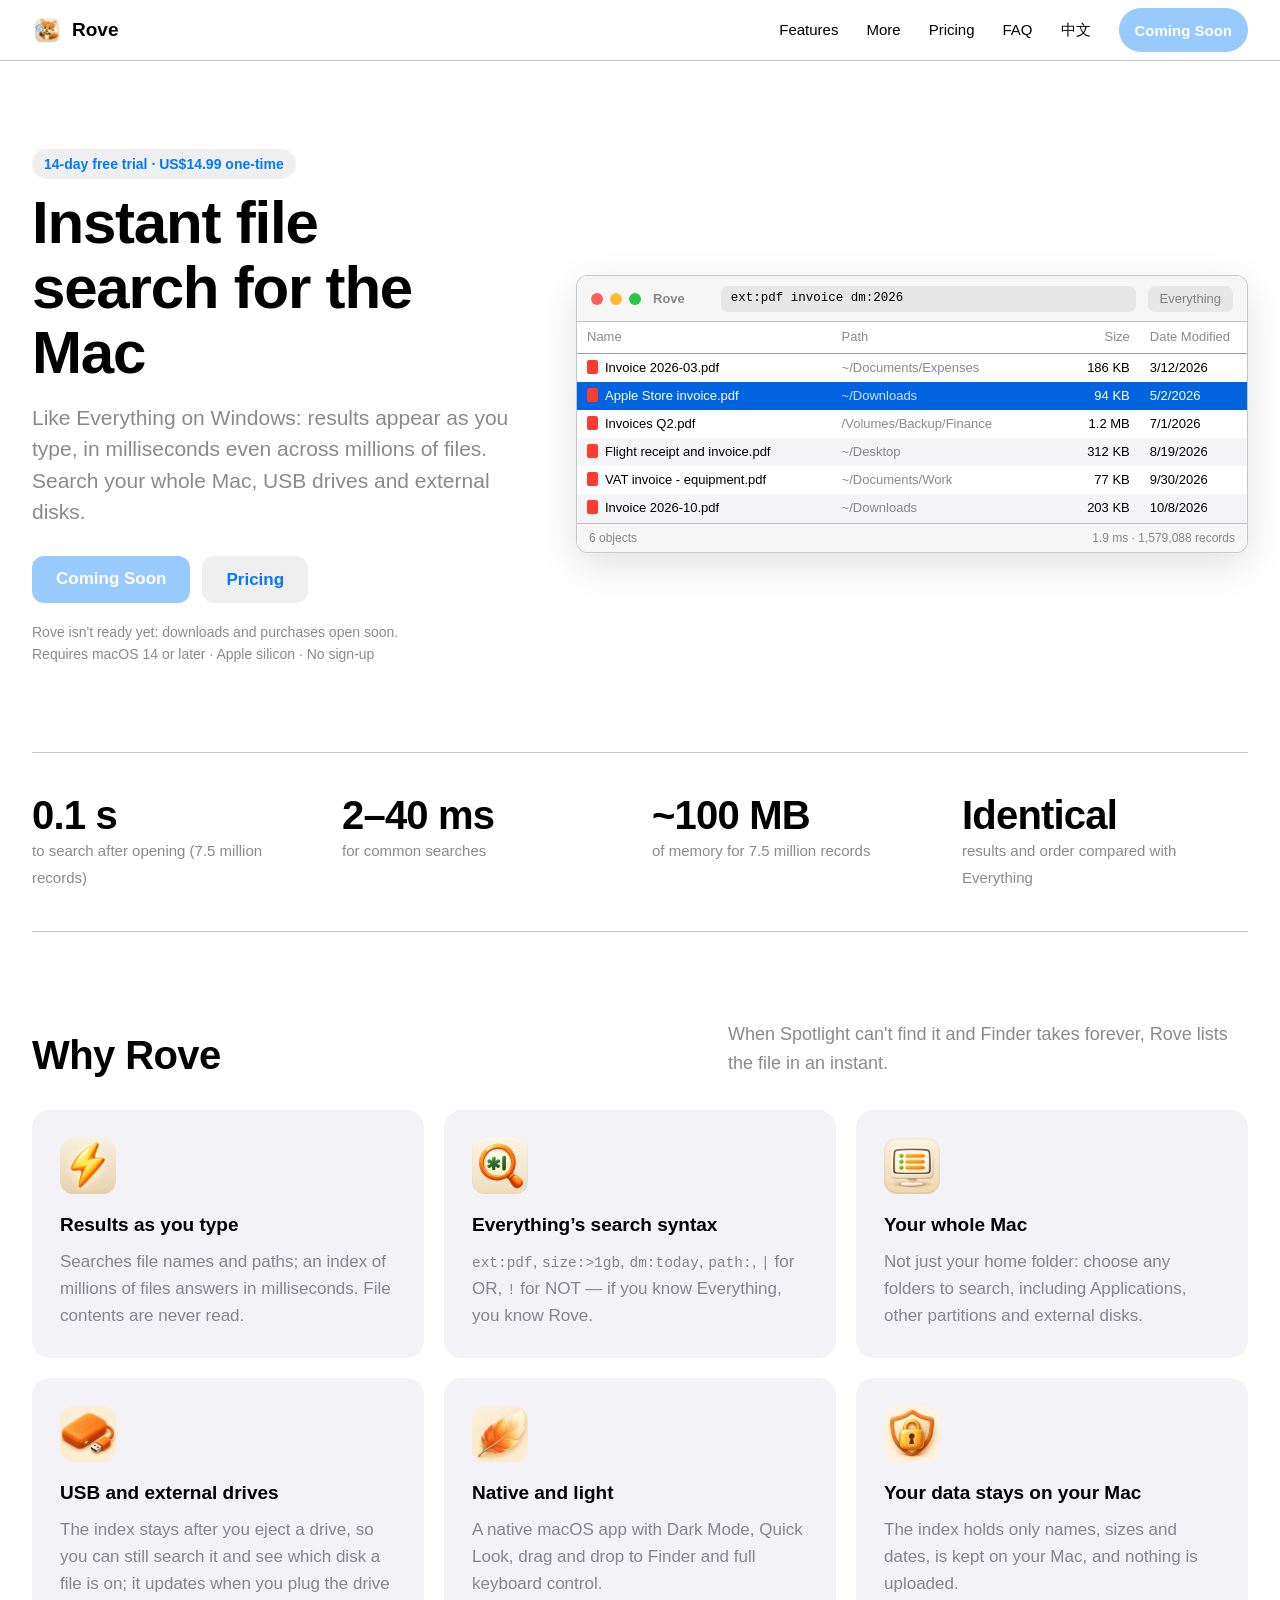
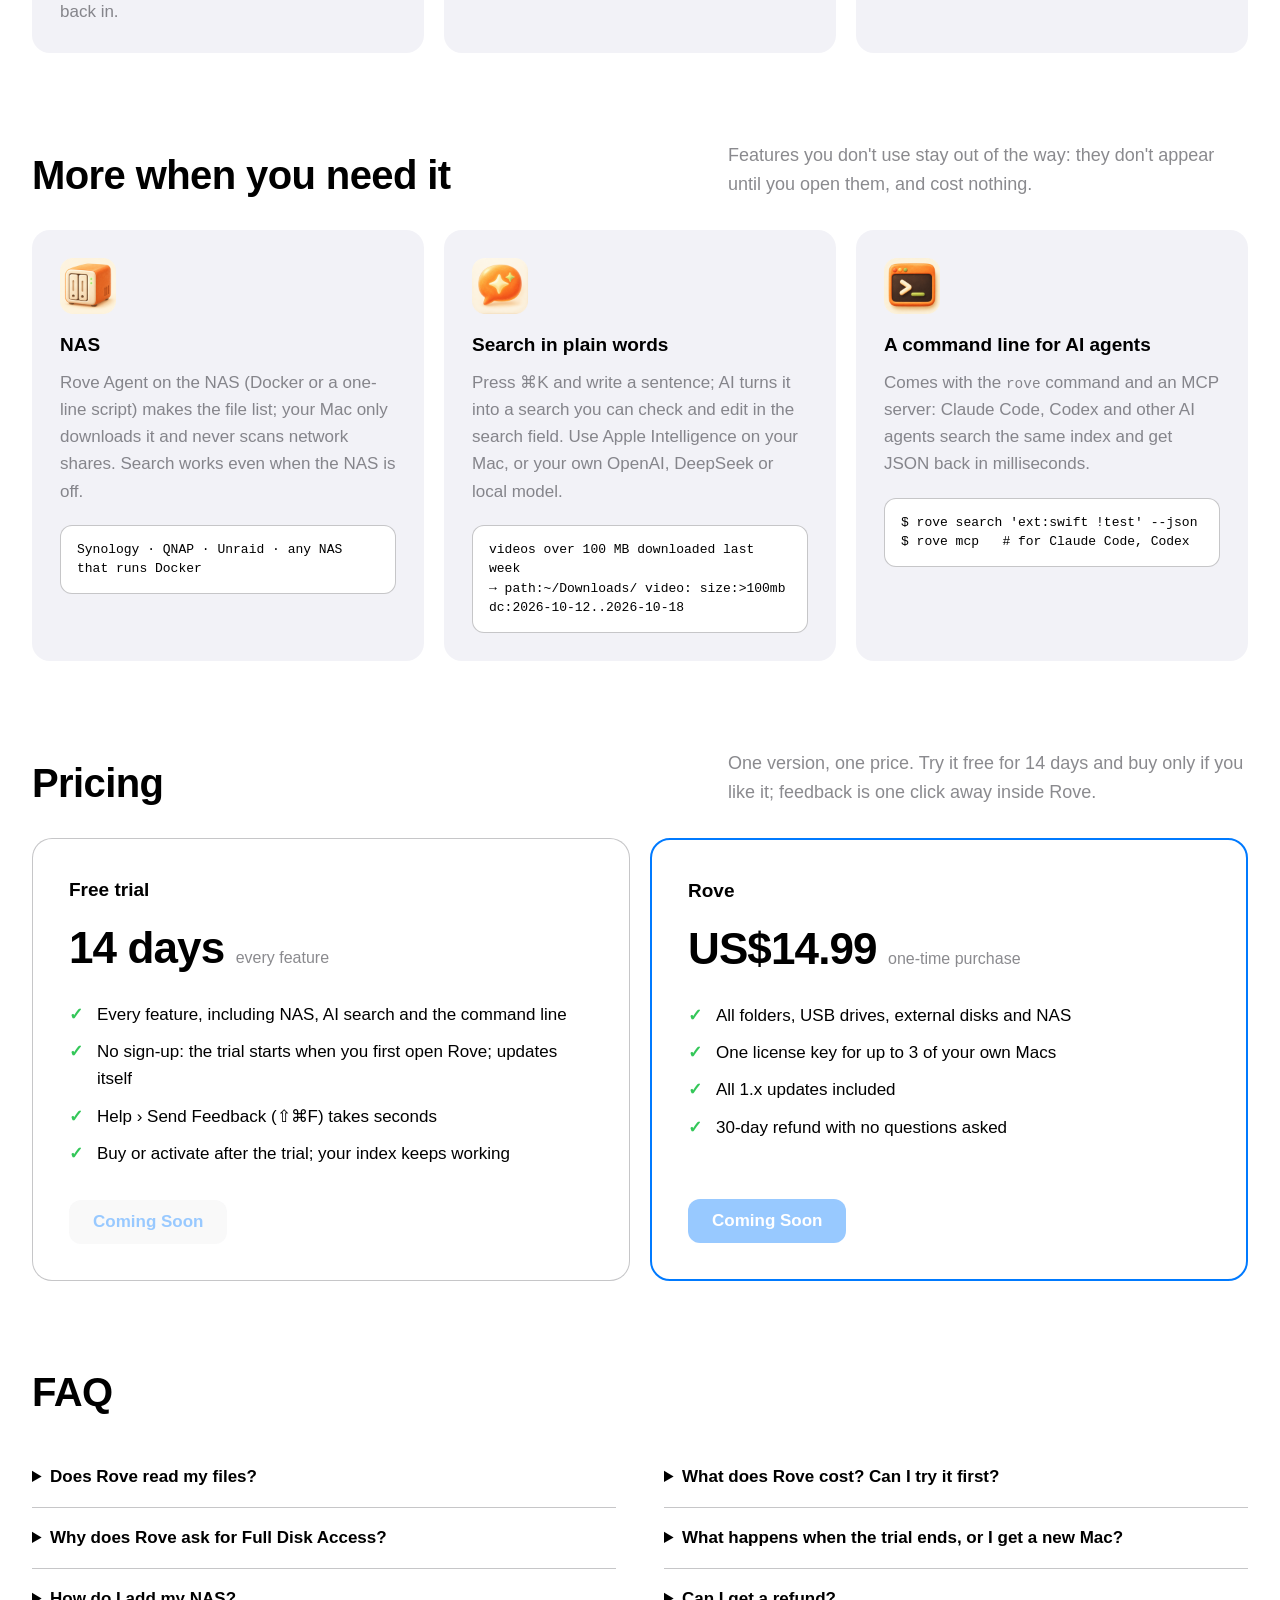
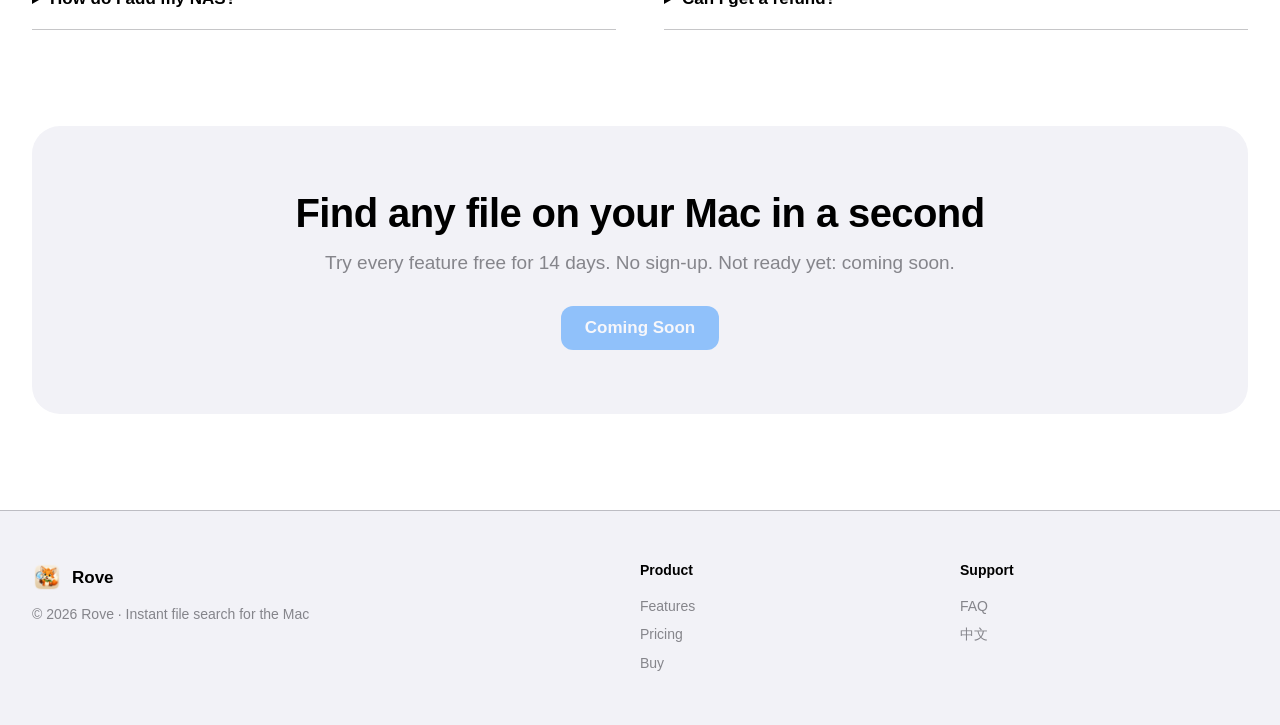
<file: en/index.html>
<!doctype html>
<html lang="en">
<head>
<meta charset="utf-8">
<meta name="viewport" content="width=device-width, initial-scale=1">
<meta name="color-scheme" content="light dark">
<title>Rove — Instant File Search for the Mac</title>
<meta name="description" content="Like Everything on Windows: results as you type, in milliseconds across millions of files. Try every feature free for 14 days, then buy once for US$14.99.">
<link rel="icon" href="../icon.png">
<link rel="stylesheet" href="../style.css">
<link rel="alternate" hreflang="zh-Hans" href="https://rove-cn.hhwyz.com/zh/index.html">
<link rel="alternate" hreflang="en" href="https://rove.hhwyz.com/en/index.html">
</head>
<body>
<header class="topbar"><nav class="page">
  <a class="brand" href="index.html"><img src="../icon.png" alt="">Rove</a>
  <div class="links"><a href="#features">Features</a><a href="#more">More</a><a href="#pricing">Pricing</a><a href="#faq">FAQ</a><a href="../zh/index.html" hreflang="zh-Hans" lang="zh-Hans">中文</a></div>
  <button class="button" disabled title="Rove isn't ready yet">Coming Soon</button>
  <details class="menu"><summary aria-label="Menu">☰</summary><div class="panel">
    <a href="#features">Features</a><a href="#more">More</a><a href="#pricing">Pricing</a><a href="#faq">FAQ</a><a href="../zh/index.html" hreflang="zh-Hans" lang="zh-Hans">中文</a>
  </div></details>
</nav></header>

<main class="page">
<section class="hero" id="download">
  <div>
    <span class="eyebrow">14-day free trial · US$14.99 one-time</span>
    <h1>Instant file search for the Mac</h1>
    <p class="lead">Like Everything on Windows: results appear as you type, in milliseconds even across millions of files. Search your whole Mac, USB drives and external disks.</p>
    <div class="actions"><button class="button" disabled title="Rove isn't ready yet">Coming Soon</button><a class="button secondary" href="#pricing">Pricing</a></div>
    <p class="meta">Rove isn't ready yet: downloads and purchases open soon.<br>Requires macOS 14 or later · Apple silicon · No sign-up</p>
  </div>
  <div class="window" role="img" aria-label="Illustration of Rove's window: results for ext:pdf invoice dm:2026">
    <div class="bar"><span class="dots"><i></i><i></i><i></i></span><span class="title">Rove</span><span class="search">ext:pdf invoice dm:2026</span><span class="filter">Everything</span></div>
    <table>
      <thead><tr><th class="col-name">Name</th><th class="col-path">Path</th><th class="num col-size">Size</th><th class="col-date">Date Modified</th></tr></thead>
      <tbody>
        <tr><td><span class="file pdf"></span>Invoice 2026-03.pdf</td><td class="path col-path">~/Documents/Expenses</td><td class="num">186 KB</td><td class="col-date">3/12/2026</td></tr>
        <tr class="selected"><td><span class="file pdf"></span>Apple Store invoice.pdf</td><td class="path col-path">~/Downloads</td><td class="num">94 KB</td><td class="col-date">5/2/2026</td></tr>
        <tr><td><span class="file pdf"></span>Invoices Q2.pdf</td><td class="path col-path">/Volumes/Backup/Finance</td><td class="num">1.2 MB</td><td class="col-date">7/1/2026</td></tr>
        <tr><td><span class="file pdf"></span>Flight receipt and invoice.pdf</td><td class="path col-path">~/Desktop</td><td class="num">312 KB</td><td class="col-date">8/19/2026</td></tr>
        <tr><td><span class="file pdf"></span>VAT invoice - equipment.pdf</td><td class="path col-path">~/Documents/Work</td><td class="num">77 KB</td><td class="col-date">9/30/2026</td></tr>
        <tr><td><span class="file pdf"></span>Invoice 2026-10.pdf</td><td class="path col-path">~/Downloads</td><td class="num">203 KB</td><td class="col-date">10/8/2026</td></tr>
      </tbody>
    </table>
    <div class="status"><span>6 objects</span><span>1.9 ms · 1,579,088 records</span></div>
  </div>
</section>

<div class="stats">
  <div class="stat"><b>0.1 s</b><span>to search after opening (7.5 million records)</span></div>
  <div class="stat"><b>2–40 ms</b><span>for common searches</span></div>
  <div class="stat"><b>~100 MB</b><span>of memory for 7.5 million records</span></div>
  <div class="stat"><b>Identical</b><span>results and order compared with Everything</span></div>
</div>

<section id="features">
  <div class="section-head"><h2>Why Rove</h2><p>When Spotlight can't find it and Finder takes forever, Rove lists the file in an instant.</p></div>
  <div class="grid">
    <div class="card"><img class="icon" src="../images/features/speed.png" width="56" height="56" alt=""><h3>Results as you type</h3><p>Searches file names and paths; an index of millions of files answers in milliseconds. File contents are never read.</p></div>
    <div class="card"><img class="icon" src="../images/features/syntax.png" width="56" height="56" alt=""><h3>Everything’s search syntax</h3><p><code>ext:pdf</code>, <code>size:&gt;1gb</code>, <code>dm:today</code>, <code>path:</code>, <code>|</code> for OR, <code>!</code> for NOT — if you know Everything, you know Rove.</p></div>
    <div class="card"><img class="icon" src="../images/features/mac.png" width="56" height="56" alt=""><h3>Your whole Mac</h3><p>Not just your home folder: choose any folders to search, including Applications, other partitions and external disks.</p></div>
    <div class="card"><img class="icon" src="../images/features/drive.png" width="56" height="56" alt=""><h3>USB and external drives</h3><p>The index stays after you eject a drive, so you can still search it and see which disk a file is on; it updates when you plug the drive back in.</p></div>
    <div class="card"><img class="icon" src="../images/features/native.png" width="56" height="56" alt=""><h3>Native and light</h3><p>A native macOS app with Dark Mode, Quick Look, drag and drop to Finder and full keyboard control.</p></div>
    <div class="card"><img class="icon" src="../images/features/private.png" width="56" height="56" alt=""><h3>Your data stays on your Mac</h3><p>The index holds only names, sizes and dates, is kept on your Mac, and nothing is uploaded.</p></div>
  </div>
</section>

<section id="more">
  <div class="section-head"><h2>More when you need it</h2><p>Features you don't use stay out of the way: they don't appear until you open them, and cost nothing.</p></div>
  <div class="more">
    <div class="card"><img class="icon" src="../images/features/nas.png" width="56" height="56" alt=""><h3>NAS</h3><p>Rove Agent on the NAS (Docker or a one-line script) makes the file list; your Mac only downloads it and never scans network shares. Search works even when the NAS is off.</p>
      <pre>Synology · QNAP · Unraid · any NAS that runs Docker</pre></div>
    <div class="card"><img class="icon" src="../images/features/ai.png" width="56" height="56" alt=""><h3>Search in plain words</h3><p>Press ⌘K and write a sentence; AI turns it into a search you can check and edit in the search field. Use Apple Intelligence on your Mac, or your own OpenAI, DeepSeek or local model.</p>
      <pre>videos over 100 MB downloaded last week
→ path:~/Downloads/ video: size:&gt;100mb dc:2026-10-12..2026-10-18</pre></div>
    <div class="card"><img class="icon" src="../images/features/cli.png" width="56" height="56" alt=""><h3>A command line for AI agents</h3><p>Comes with the <code>rove</code> command and an MCP server: Claude Code, Codex and other AI agents search the same index and get JSON back in milliseconds.</p>
      <pre>$ rove search 'ext:swift !test' --json
$ rove mcp   # for Claude Code, Codex</pre></div>
  </div>
</section>

<section id="pricing">
  <div class="section-head"><h2>Pricing</h2><p>One version, one price. Try it free for 14 days and buy only if you like it; feedback is one click away inside Rove.</p></div>
  <div class="plans">
    <div class="plan">
      <h3>Free trial</h3>
      <div class="price">14 days <small>every feature</small></div>
      <ul class="check"><li>Every feature, including NAS, AI search and the command line</li><li>No sign-up: the trial starts when you first open Rove; updates itself</li><li>Help › Send Feedback (⇧⌘F) takes seconds</li><li>Buy or activate after the trial; your index keeps working</li></ul>
      <div class="actions"><button class="button secondary" disabled title="Rove isn't ready yet">Coming Soon</button></div>
    </div>
    <div class="plan featured">
      <h3>Rove</h3>
      <div class="price">US$14.99 <small>one-time purchase</small></div>
      <ul class="check"><li>All folders, USB drives, external disks and NAS</li><li>One license key for up to 3 of your own Macs</li><li>All 1.x updates included</li><li>30-day refund with no questions asked</li></ul>
      <div class="actions"><button class="button" disabled title="Rove isn't ready yet">Coming Soon</button></div>
    </div>
  </div>
</section>

<section id="faq">
  <div class="section-head"><h2>FAQ</h2></div>
  <div class="faq">
    <div>
      <details><summary>Does Rove read my files?</summary><p>No. Rove records only the names, sizes and dates of files and folders to build its search index, and the index stays on your Mac.</p></details>
      <details><summary>Why does Rove ask for Full Disk Access?</summary><p>By default macOS keeps apps out of folders such as Mail and Messages. With Full Disk Access, Rove can include them in its index; without it Rove still works and simply skips those places.</p></details>
      <details><summary>How do I add my NAS?</summary><p>Install Rove Agent on the NAS (Docker on Synology, QNAP, Unraid and others, or a one-line script on other models) and pair it in Rove › Settings › NAS. The list is made on the NAS and your Mac only downloads it; to open a file, connect to its share in Finder.</p></details>
    </div>
    <div>
      <details><summary>What does Rove cost? Can I try it first?</summary><p>Yes. The 14-day free trial starts when you first open Rove, with every feature and no sign-up. After that, Rove is a one-time purchase of US$14.99 for up to 3 of your own Macs, including all 1.x updates. The index you built during the trial keeps working.</p></details>
      <details><summary>What happens when the trial ends, or I get a new Mac?</summary><p>When the trial ends, searching stops but the index you built stays on your Mac; it is searchable again as soon as you activate a license key. For a new Mac, deactivate the old one in Settings › License or on the license page, then activate the new one.</p></details>
      <details><summary>Can I get a refund?</summary><p>Yes — a full refund within 30 days of purchase, for any reason.</p></details>
    </div>
  </div>
</section>

<div class="cta"><h2>Find any file on your Mac in a second</h2><p>Try every feature free for 14 days. No sign-up. Not ready yet: coming soon.</p><div class="actions"><button class="button" disabled title="Rove isn't ready yet">Coming Soon</button></div></div>
</main>

<footer><div class="page">
  <div><a class="brand" href="index.html"><img src="../icon.png" alt="">Rove</a><span>© 2026 Rove · Instant file search for the Mac</span></div>
  <div><h4>Product</h4><a href="#features">Features</a><a href="#pricing">Pricing</a><a href="buy.html">Buy</a></div>
  <div><h4>Support</h4><a href="#faq">FAQ</a><a href="../zh/index.html" hreflang="zh-Hans" lang="zh-Hans">中文</a></div>
</div></footer>
</body>
</html>
</file>
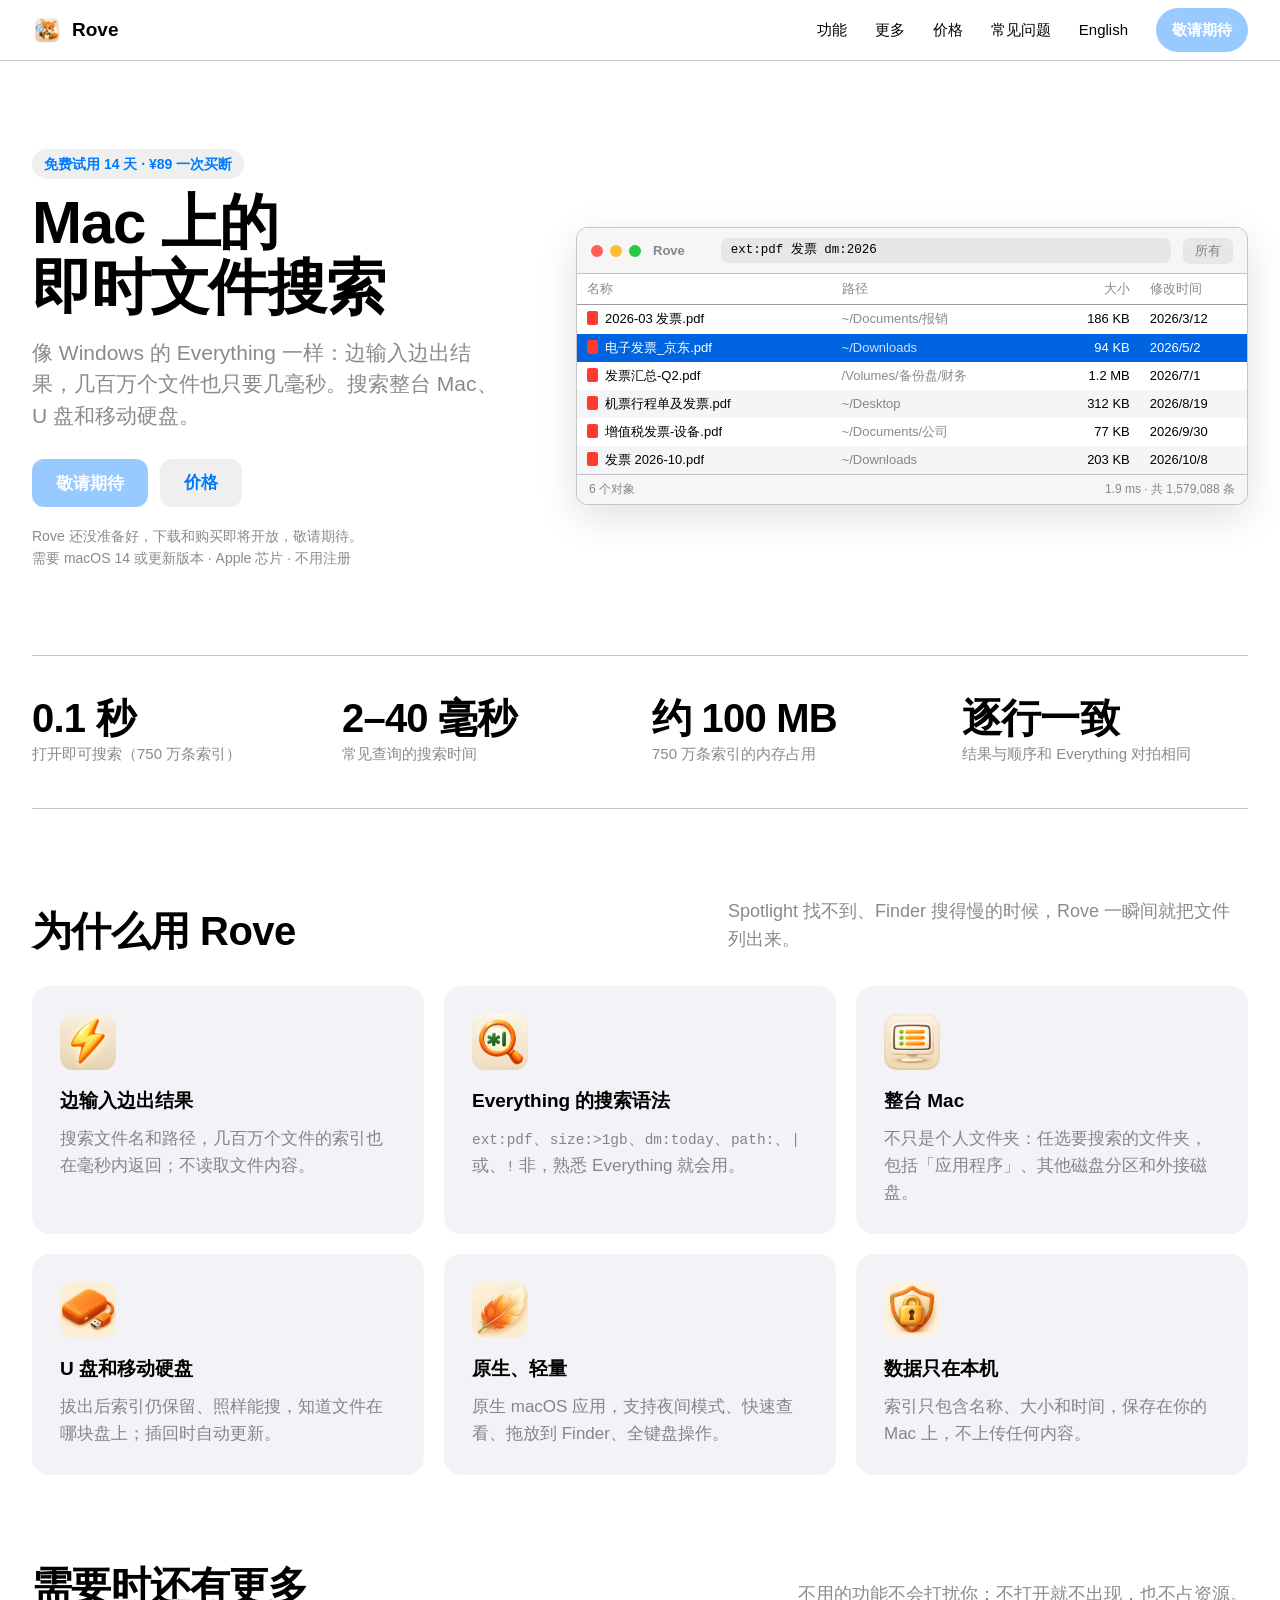
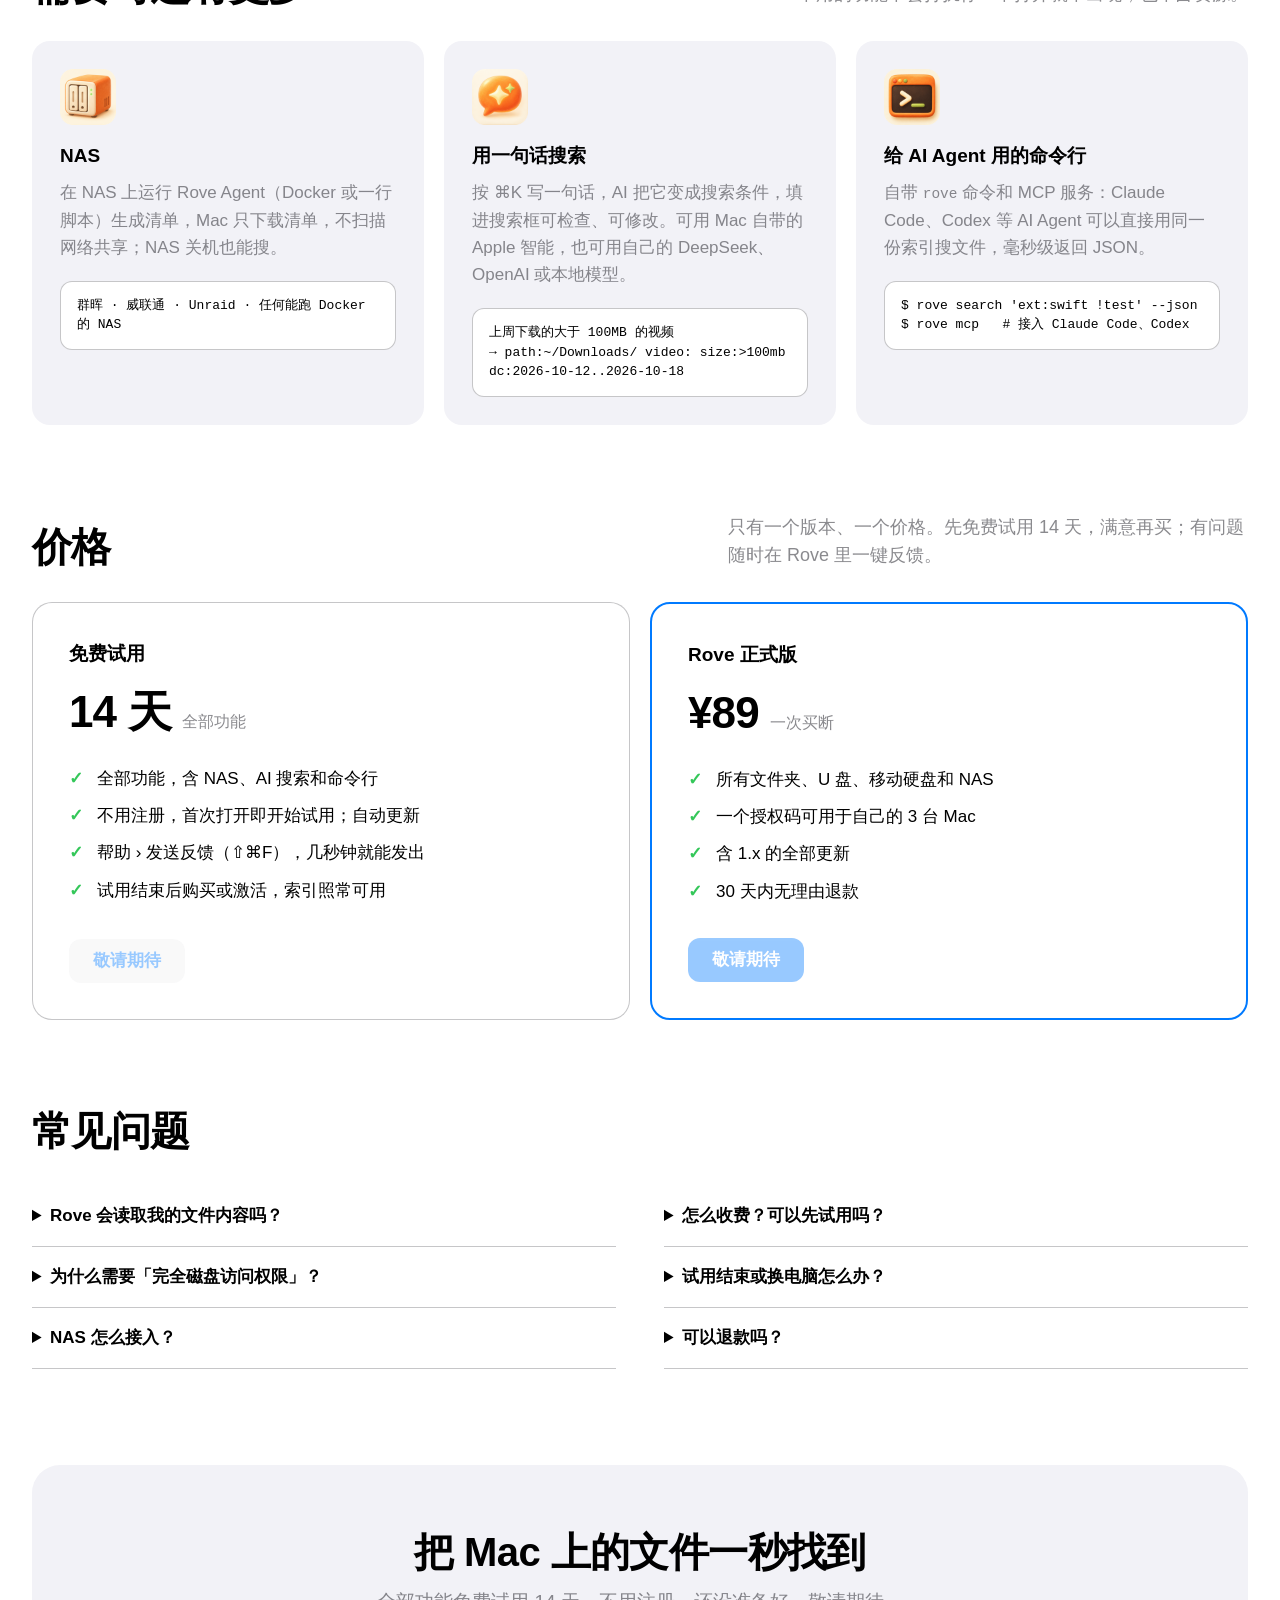
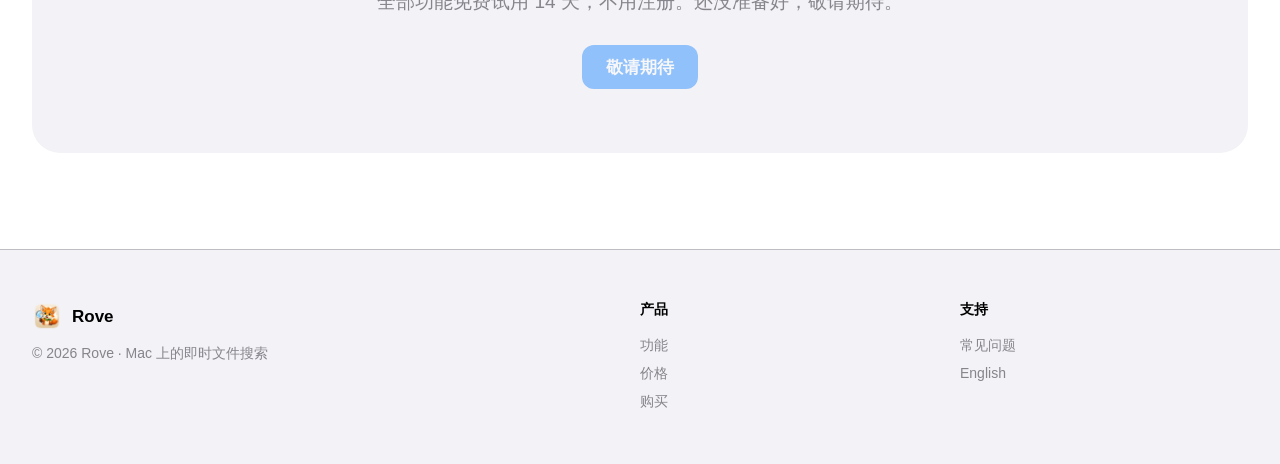
<file: zh/index.html>
<!doctype html>
<html lang="zh-Hans">
<head>
<meta charset="utf-8">
<meta name="viewport" content="width=device-width, initial-scale=1">
<meta name="color-scheme" content="light dark">
<title>Rove — Mac 上的即时文件搜索</title>
<meta name="description" content="像 Windows 的 Everything 一样：边输入边出结果，几百万个文件也只要几毫秒。全部功能免费试用 14 天，之后 ¥89 一次买断。">
<link rel="icon" href="../icon.png">
<link rel="stylesheet" href="../style.css">
<link rel="alternate" hreflang="zh-Hans" href="https://rove-cn.hhwyz.com/zh/index.html">
<link rel="alternate" hreflang="en" href="https://rove.hhwyz.com/en/index.html">
</head>
<body>
<header class="topbar"><nav class="page">
  <a class="brand" href="index.html"><img src="../icon.png" alt="">Rove</a>
  <div class="links"><a href="#features">功能</a><a href="#more">更多</a><a href="#pricing">价格</a><a href="#faq">常见问题</a><a href="../en/index.html" hreflang="en" lang="en">English</a></div>
  <button class="button" disabled title="Rove 还没准备好">敬请期待</button>
  <details class="menu"><summary aria-label="菜单">☰</summary><div class="panel">
    <a href="#features">功能</a><a href="#more">更多</a><a href="#pricing">价格</a><a href="#faq">常见问题</a><a href="../en/index.html" hreflang="en" lang="en">English</a>
  </div></details>
</nav></header>

<main class="page">
<section class="hero" id="download">
  <div>
    <span class="eyebrow">免费试用 14 天 · ¥89 一次买断</span>
    <h1>Mac 上的<br>即时文件搜索</h1>
    <p class="lead">像 Windows 的 Everything 一样：边输入边出结果，几百万个文件也只要几毫秒。搜索整台 Mac、U 盘和移动硬盘。</p>
    <div class="actions"><button class="button" disabled title="Rove 还没准备好">敬请期待</button><a class="button secondary" href="#pricing">价格</a></div>
    <p class="meta">Rove 还没准备好，下载和购买即将开放，敬请期待。<br>需要 macOS 14 或更新版本 · Apple 芯片 · 不用注册</p>
  </div>
  <div class="window" role="img" aria-label="Rove 窗口示意：搜索 ext:pdf 发票 dm:2026 得到的结果列表">
    <div class="bar"><span class="dots"><i></i><i></i><i></i></span><span class="title">Rove</span><span class="search">ext:pdf 发票 dm:2026</span><span class="filter">所有</span></div>
    <table>
      <thead><tr><th class="col-name">名称</th><th class="col-path">路径</th><th class="num col-size">大小</th><th class="col-date">修改时间</th></tr></thead>
      <tbody>
        <tr><td><span class="file pdf"></span>2026-03 发票.pdf</td><td class="path col-path">~/Documents/报销</td><td class="num">186 KB</td><td class="col-date">2026/3/12</td></tr>
        <tr class="selected"><td><span class="file pdf"></span>电子发票_京东.pdf</td><td class="path col-path">~/Downloads</td><td class="num">94 KB</td><td class="col-date">2026/5/2</td></tr>
        <tr><td><span class="file pdf"></span>发票汇总-Q2.pdf</td><td class="path col-path">/Volumes/备份盘/财务</td><td class="num">1.2 MB</td><td class="col-date">2026/7/1</td></tr>
        <tr><td><span class="file pdf"></span>机票行程单及发票.pdf</td><td class="path col-path">~/Desktop</td><td class="num">312 KB</td><td class="col-date">2026/8/19</td></tr>
        <tr><td><span class="file pdf"></span>增值税发票-设备.pdf</td><td class="path col-path">~/Documents/公司</td><td class="num">77 KB</td><td class="col-date">2026/9/30</td></tr>
        <tr><td><span class="file pdf"></span>发票 2026-10.pdf</td><td class="path col-path">~/Downloads</td><td class="num">203 KB</td><td class="col-date">2026/10/8</td></tr>
      </tbody>
    </table>
    <div class="status"><span>6 个对象</span><span>1.9 ms · 共 1,579,088 条</span></div>
  </div>
</section>

<div class="stats">
  <div class="stat"><b>0.1 秒</b><span>打开即可搜索（750 万条索引）</span></div>
  <div class="stat"><b>2–40 毫秒</b><span>常见查询的搜索时间</span></div>
  <div class="stat"><b>约 100 MB</b><span>750 万条索引的内存占用</span></div>
  <div class="stat"><b>逐行一致</b><span>结果与顺序和 Everything 对拍相同</span></div>
</div>

<section id="features">
  <div class="section-head"><h2>为什么用 Rove</h2><p>Spotlight 找不到、Finder 搜得慢的时候，Rove 一瞬间就把文件列出来。</p></div>
  <div class="grid">
    <div class="card"><img class="icon" src="../images/features/speed.png" width="56" height="56" alt=""><h3>边输入边出结果</h3><p>搜索文件名和路径，几百万个文件的索引也在毫秒内返回；不读取文件内容。</p></div>
    <div class="card"><img class="icon" src="../images/features/syntax.png" width="56" height="56" alt=""><h3>Everything 的搜索语法</h3><p><code>ext:pdf</code>、<code>size:&gt;1gb</code>、<code>dm:today</code>、<code>path:</code>、<code>|</code> 或、<code>!</code> 非，熟悉 Everything 就会用。</p></div>
    <div class="card"><img class="icon" src="../images/features/mac.png" width="56" height="56" alt=""><h3>整台 Mac</h3><p>不只是个人文件夹：任选要搜索的文件夹，包括「应用程序」、其他磁盘分区和外接磁盘。</p></div>
    <div class="card"><img class="icon" src="../images/features/drive.png" width="56" height="56" alt=""><h3>U 盘和移动硬盘</h3><p>拔出后索引仍保留、照样能搜，知道文件在哪块盘上；插回时自动更新。</p></div>
    <div class="card"><img class="icon" src="../images/features/native.png" width="56" height="56" alt=""><h3>原生、轻量</h3><p>原生 macOS 应用，支持夜间模式、快速查看、拖放到 Finder、全键盘操作。</p></div>
    <div class="card"><img class="icon" src="../images/features/private.png" width="56" height="56" alt=""><h3>数据只在本机</h3><p>索引只包含名称、大小和时间，保存在你的 Mac 上，不上传任何内容。</p></div>
  </div>
</section>

<section id="more">
  <div class="section-head"><h2>需要时还有更多</h2><p>不用的功能不会打扰你：不打开就不出现，也不占资源。</p></div>
  <div class="more">
    <div class="card"><img class="icon" src="../images/features/nas.png" width="56" height="56" alt=""><h3>NAS</h3><p>在 NAS 上运行 Rove Agent（Docker 或一行脚本）生成清单，Mac 只下载清单，不扫描网络共享；NAS 关机也能搜。</p>
      <pre>群晖 · 威联通 · Unraid · 任何能跑 Docker 的 NAS</pre></div>
    <div class="card"><img class="icon" src="../images/features/ai.png" width="56" height="56" alt=""><h3>用一句话搜索</h3><p>按 ⌘K 写一句话，AI 把它变成搜索条件，填进搜索框可检查、可修改。可用 Mac 自带的 Apple 智能，也可用自己的 DeepSeek、OpenAI 或本地模型。</p>
      <pre>上周下载的大于 100MB 的视频
→ path:~/Downloads/ video: size:&gt;100mb dc:2026-10-12..2026-10-18</pre></div>
    <div class="card"><img class="icon" src="../images/features/cli.png" width="56" height="56" alt=""><h3>给 AI Agent 用的命令行</h3><p>自带 <code>rove</code> 命令和 MCP 服务：Claude Code、Codex 等 AI Agent 可以直接用同一份索引搜文件，毫秒级返回 JSON。</p>
      <pre>$ rove search 'ext:swift !test' --json
$ rove mcp   # 接入 Claude Code、Codex</pre></div>
  </div>
</section>

<section id="pricing">
  <div class="section-head"><h2>价格</h2><p>只有一个版本、一个价格。先免费试用 14 天，满意再买；有问题随时在 Rove 里一键反馈。</p></div>
  <div class="plans">
    <div class="plan">
      <h3>免费试用</h3>
      <div class="price">14 天 <small>全部功能</small></div>
      <ul class="check"><li>全部功能，含 NAS、AI 搜索和命令行</li><li>不用注册，首次打开即开始试用；自动更新</li><li>帮助 › 发送反馈（⇧⌘F），几秒钟就能发出</li><li>试用结束后购买或激活，索引照常可用</li></ul>
      <div class="actions"><button class="button secondary" disabled title="Rove 还没准备好">敬请期待</button></div>
    </div>
    <div class="plan featured">
      <h3>Rove 正式版</h3>
      <div class="price">¥89 <small>一次买断</small></div>
      <ul class="check"><li>所有文件夹、U 盘、移动硬盘和 NAS</li><li>一个授权码可用于自己的 3 台 Mac</li><li>含 1.x 的全部更新</li><li>30 天内无理由退款</li></ul>
      <div class="actions"><button class="button" disabled title="Rove 还没准备好">敬请期待</button></div>
    </div>
  </div>
</section>

<section id="faq">
  <div class="section-head"><h2>常见问题</h2></div>
  <div class="faq">
    <div>
      <details><summary>Rove 会读取我的文件内容吗？</summary><p>不会。Rove 只记录文件和文件夹的名称、大小和时间，用来建立搜索索引；索引只保存在你的 Mac 上。</p></details>
      <details><summary>为什么需要「完全磁盘访问权限」？</summary><p>macOS 默认不让应用查看「邮件」「信息」等文件夹。允许后 Rove 才能把这些位置也编进索引；不允许也能使用，只是这些位置会被跳过。</p></details>
      <details><summary>NAS 怎么接入？</summary><p>在 NAS 上安装 Rove Agent（群晖、威联通、Unraid 等用 Docker，其他型号用一行脚本），在 Rove 的「设置 › NAS」中完成配对。清单在 NAS 上生成，Mac 只下载清单；打开文件时再通过 Finder 连接对应的共享。</p></details>
    </div>
    <div>
      <details><summary>怎么收费？可以先试用吗？</summary><p>可以。首次打开 Rove 即开始 14 天免费试用，期间全部功能可用，不用注册。试用结束后以 ¥89 一次买断，可用于自己的 3 台 Mac，含 1.x 的全部更新。试用期间建立的索引继续可用。</p></details>
      <details><summary>试用结束或换电脑怎么办？</summary><p>试用结束后不能搜索，但已建立的索引会保留，激活授权码后马上恢复。换电脑时在「设置 › 授权」中停用旧电脑，或在授权管理页停用，再在新电脑上激活。</p></details>
      <details><summary>可以退款吗？</summary><p>购买后 30 天内可无理由全额退款。</p></details>
    </div>
  </div>
</section>

<div class="cta"><h2>把 Mac 上的文件一秒找到</h2><p>全部功能免费试用 14 天，不用注册。还没准备好，敬请期待。</p><div class="actions"><button class="button" disabled title="Rove 还没准备好">敬请期待</button></div></div>
</main>

<footer><div class="page">
  <div><a class="brand" href="index.html"><img src="../icon.png" alt="">Rove</a><span>© 2026 Rove · Mac 上的即时文件搜索</span></div>
  <div><h4>产品</h4><a href="#features">功能</a><a href="#pricing">价格</a><a href="buy.html">购买</a></div>
  <div><h4>支持</h4><a href="#faq">常见问题</a><a href="../en/index.html" hreflang="en" lang="en">English</a></div>
</div></footer>
</body>
</html>
</file>
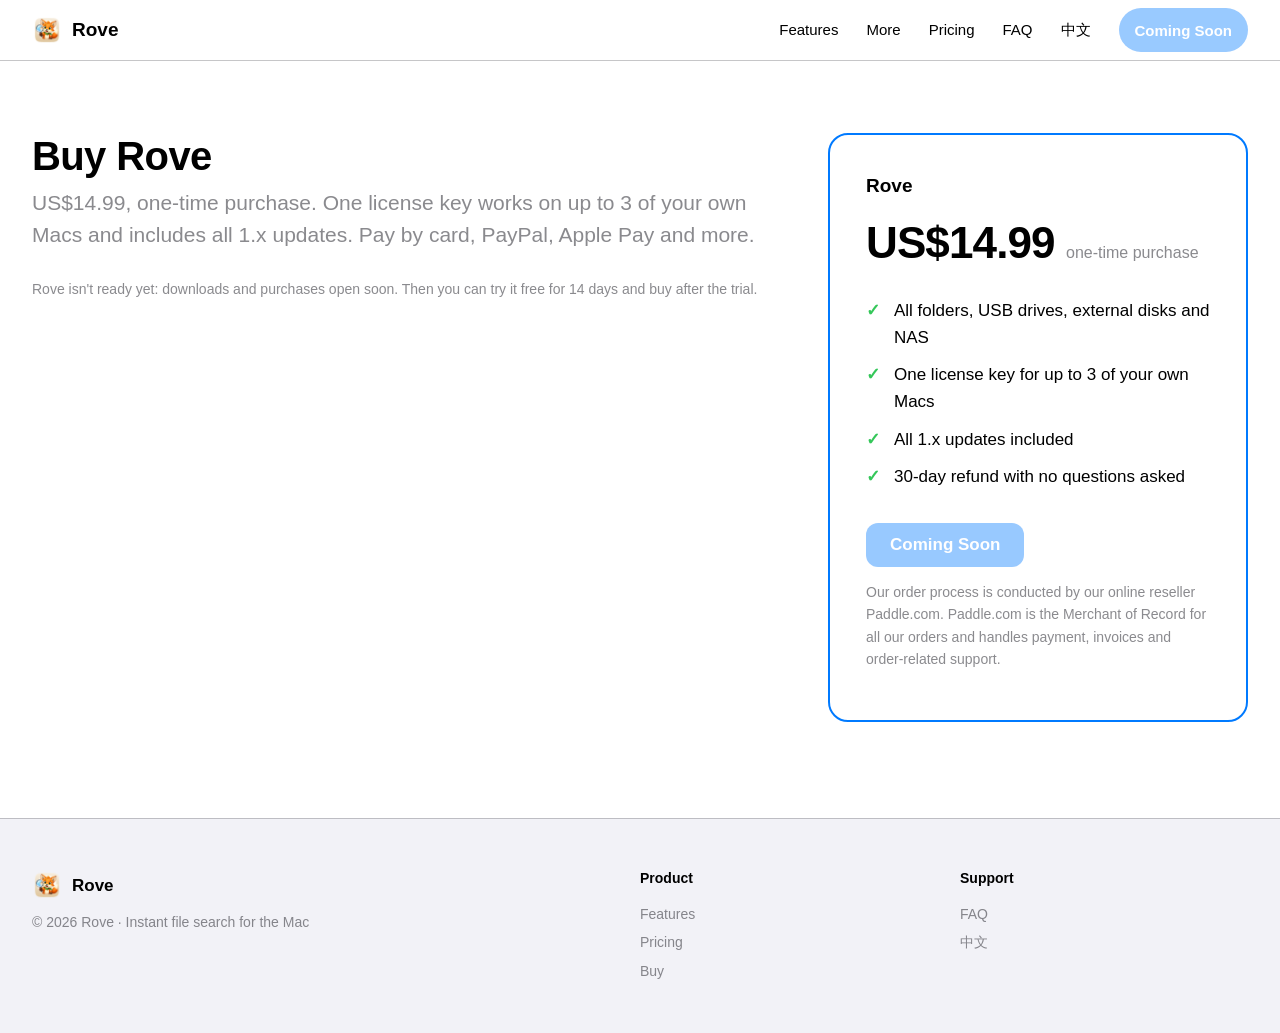
<file: en/buy.html>
<!doctype html>
<html lang="en">
<head>
<meta charset="utf-8">
<meta name="viewport" content="width=device-width, initial-scale=1">
<meta name="color-scheme" content="light dark">
<title>Buy Rove</title>
<link rel="icon" href="../icon.png">
<link rel="stylesheet" href="../style.css">
<link rel="alternate" hreflang="zh-Hans" href="https://rove-cn.hhwyz.com/zh/buy.html">
<link rel="alternate" hreflang="en" href="https://rove.hhwyz.com/en/buy.html">
</head>
<body>
<header class="topbar"><nav class="page">
  <a class="brand" href="index.html"><img src="../icon.png" alt="">Rove</a>
  <div class="links"><a href="index.html#features">Features</a><a href="index.html#more">More</a><a href="index.html#pricing">Pricing</a><a href="index.html#faq">FAQ</a><a href="../zh/buy.html" hreflang="zh-Hans" lang="zh-Hans">中文</a></div>
  <button class="button" disabled title="Rove isn't ready yet">Coming Soon</button>
  <details class="menu"><summary aria-label="Menu">☰</summary><div class="panel"><a href="index.html#features">Features</a><a href="index.html#more">More</a><a href="index.html#pricing">Pricing</a><a href="index.html#faq">FAQ</a><a href="../zh/buy.html" hreflang="zh-Hans" lang="zh-Hans">中文</a></div></details>
</nav></header>
<main class="page"><div class="buy">
  <article>
    <h1>Buy Rove</h1>
    <p class="lead">US$14.99, one-time purchase. One license key works on up to 3 of your own Macs and includes all 1.x updates. Pay by card, PayPal, Apple Pay and more.</p>
    <p class="small">Rove isn't ready yet: downloads and purchases open soon. Then you can try it free for 14 days and buy after the trial.</p>
    <section id="result" hidden>
  <h2>Thank you for your purchase!</h2>
  <p id="status">Creating your license key…</p>
  <code class="key" id="key"></code>
  <p class="small">The license key has also been sent to your e-mail. In Rove, open Settings › License › Enter License Key and paste it. Manage your activated Macs: <a id="manage" href="#">License management</a></p>
</section>
  </article>
  <div class="box plan featured">
    <h3>Rove</h3>
    <div class="price">US$14.99 <small>one-time purchase</small></div>
    <ul class="check"><li>All folders, USB drives, external disks and NAS</li><li>One license key for up to 3 of your own Macs</li><li>All 1.x updates included</li><li>30-day refund with no questions asked</li></ul>
    <div class="actions"><button class="button" id="checkout" disabled>Coming Soon</button></div>
    <p class="small">Our order process is conducted by our online reseller Paddle.com. Paddle.com is the Merchant of Record for all our orders and handles payment, invoices and order-related support.</p>
  </div>
</div></main>
<script>
// Same CONFIG as ../zh/buy.html. Until it is filled in, the button stays disabled.
const CONFIG = { paddleClientToken: "", priceId: "", environment: "sandbox", licenseServer: "" };
const button = document.getElementById("checkout");
if (CONFIG.paddleClientToken && CONFIG.priceId) {
  const script = document.createElement("script");
  script.src = "https://cdn.paddle.com/paddle/v2/paddle.js";
  script.onload = () => {
    if (CONFIG.environment === "sandbox") Paddle.Environment.set("sandbox");
    Paddle.Initialize({ token: CONFIG.paddleClientToken, eventCallback: (event) => {
      if (event.name === "checkout.completed") showLicense(event.data.transaction_id);
    } });
    button.disabled = false; button.textContent = "Buy Rove";
    button.onclick = () => Paddle.Checkout.open({ items: [{ priceId: CONFIG.priceId, quantity: 1 }], settings: { locale: "en" }, customData: { lang: "en" } }); // lang: the e-mail's language
  };
  document.head.appendChild(script);
}
async function showLicense(transaction) {
  document.getElementById("result").hidden = false;
  document.getElementById("manage").href = CONFIG.licenseServer + "/manage?lang=en";
  for (let attempt = 0; attempt < 30; attempt++) { // the license is issued when Paddle's webhook arrives
    const response = await fetch(`${CONFIG.licenseServer}/v1/purchase/${encodeURIComponent(transaction)}`);
    if (response.ok) {
      const { key } = await response.json();
      document.getElementById("status").textContent = "Your license key:";
      document.getElementById("key").textContent = key;
      return;
    }
    await new Promise((resolve) => setTimeout(resolve, 2000));
  }
  document.getElementById("status").textContent = "Your license key will arrive by e-mail shortly. If it has not arrived within 10 minutes, please contact us.";
}
</script>
<footer><div class="page">
  <div><a class="brand" href="index.html"><img src="../icon.png" alt="">Rove</a><span>© 2026 Rove · Instant file search for the Mac</span></div>
  <div><h4>Product</h4><a href="index.html#features">Features</a><a href="index.html#pricing">Pricing</a><a href="buy.html">Buy</a></div>
  <div><h4>Support</h4><a href="index.html#faq">FAQ</a><a href="../zh/buy.html" hreflang="zh-Hans" lang="zh-Hans">中文</a></div>
</div></footer>
</body>
</html>
</file>
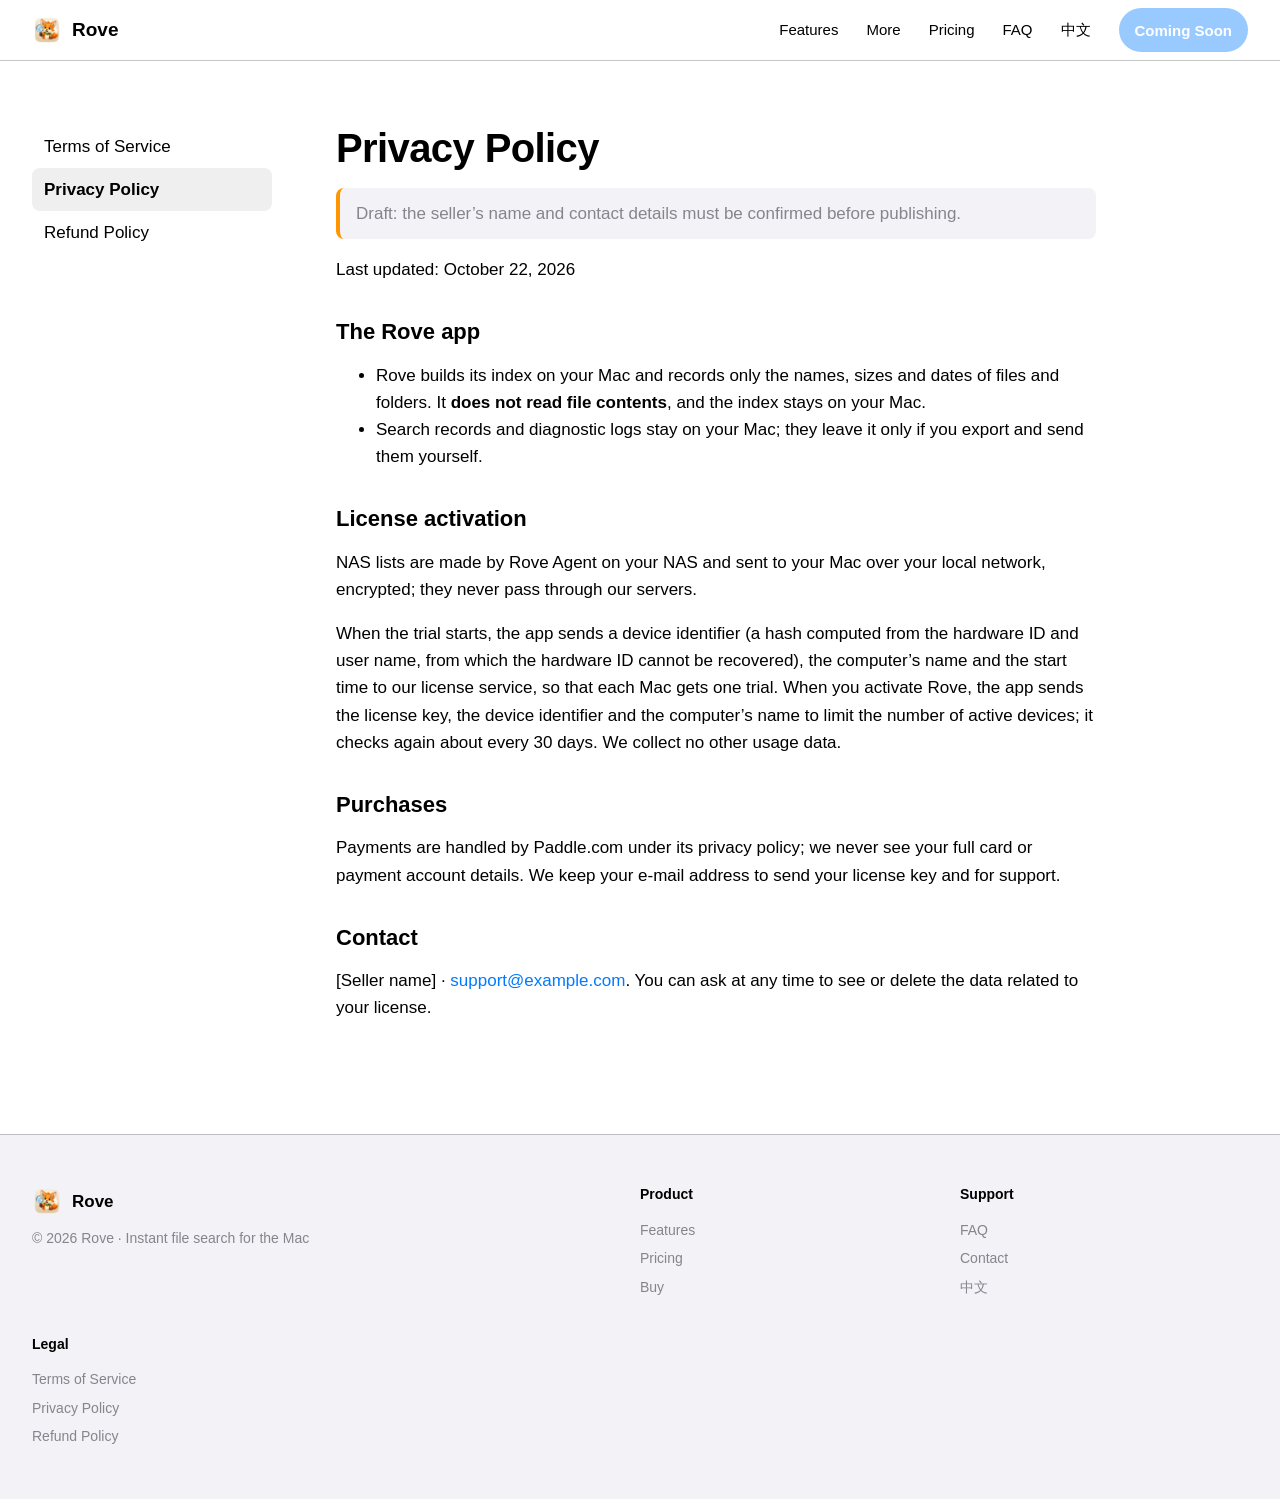
<file: en/privacy.html>
<!doctype html>
<html lang="en">
<head>
<meta charset="utf-8">
<meta name="viewport" content="width=device-width, initial-scale=1">
<meta name="color-scheme" content="light dark">
<title>Privacy Policy · Rove</title>
<link rel="icon" href="../icon.png">
<link rel="stylesheet" href="../style.css">
<link rel="alternate" hreflang="zh-Hans" href="https://rove-cn.hhwyz.com/zh/privacy.html">
<link rel="alternate" hreflang="en" href="https://rove.hhwyz.com/en/privacy.html">
</head>
<body>
<header class="topbar"><nav class="page">
  <a class="brand" href="index.html"><img src="../icon.png" alt="">Rove</a>
  <div class="links"><a href="index.html#features">Features</a><a href="index.html#more">More</a><a href="index.html#pricing">Pricing</a><a href="index.html#faq">FAQ</a><a href="../zh/privacy.html" hreflang="zh-Hans" lang="zh-Hans">中文</a></div>
  <button class="button" disabled title="Rove isn't ready yet">Coming Soon</button>
  <details class="menu"><summary aria-label="Menu">☰</summary><div class="panel"><a href="index.html#features">Features</a><a href="index.html#more">More</a><a href="index.html#pricing">Pricing</a><a href="index.html#faq">FAQ</a><a href="../zh/privacy.html" hreflang="zh-Hans" lang="zh-Hans">中文</a></div></details>
</nav></header>
<main class="page"><div class="doc"><aside><a href="terms.html">Terms of Service</a><a href="privacy.html" aria-current="page">Privacy Policy</a><a href="refund.html">Refund Policy</a></aside><article>
<h1>Privacy Policy</h1>
<p class="note">Draft: the seller’s name and contact details must be confirmed before publishing.</p>
<p>Last updated: October 22, 2026</p>
<h2>The Rove app</h2>
<ul>
<li>Rove builds its index on your Mac and records only the names, sizes and dates of files and folders. It <strong>does not read file contents</strong>, and the index stays on your Mac.</li>
<li>Search records and diagnostic logs stay on your Mac; they leave it only if you export and send them yourself.</li>
</ul>
<h2>License activation</h2>
<p>NAS lists are made by Rove Agent on your NAS and sent to your Mac over your local network, encrypted; they never pass through our servers.</p>
<p>When the trial starts, the app sends a device identifier (a hash computed from the hardware ID and user name, from which the hardware ID cannot be recovered), the computer’s name and the start time to our license service, so that each Mac gets one trial. When you activate Rove, the app sends the license key, the device identifier and the computer’s name to limit the number of active devices; it checks again about every 30 days. We collect no other usage data.</p>
<h2>Purchases</h2>
<p>Payments are handled by Paddle.com under its privacy policy; we never see your full card or payment account details. We keep your e-mail address to send your license key and for support.</p>
<h2>Contact</h2>
<p>[Seller name] · <a href="mailto:support@example.com">support@example.com</a>. You can ask at any time to see or delete the data related to your license.</p>
</article></div></main>
<footer><div class="page">
  <div><a class="brand" href="index.html"><img src="../icon.png" alt="">Rove</a><span>© 2026 Rove · Instant file search for the Mac</span></div>
  <div><h4>Product</h4><a href="index.html#features">Features</a><a href="index.html#pricing">Pricing</a><a href="buy.html">Buy</a></div>
  <div><h4>Support</h4><a href="index.html#faq">FAQ</a><a href="mailto:support@example.com">Contact</a><a href="../zh/privacy.html" hreflang="zh-Hans" lang="zh-Hans">中文</a></div>
  <div><h4>Legal</h4><a href="terms.html">Terms of Service</a><a href="privacy.html">Privacy Policy</a><a href="refund.html">Refund Policy</a></div>
</div></footer>
</body>
</html>
</file>
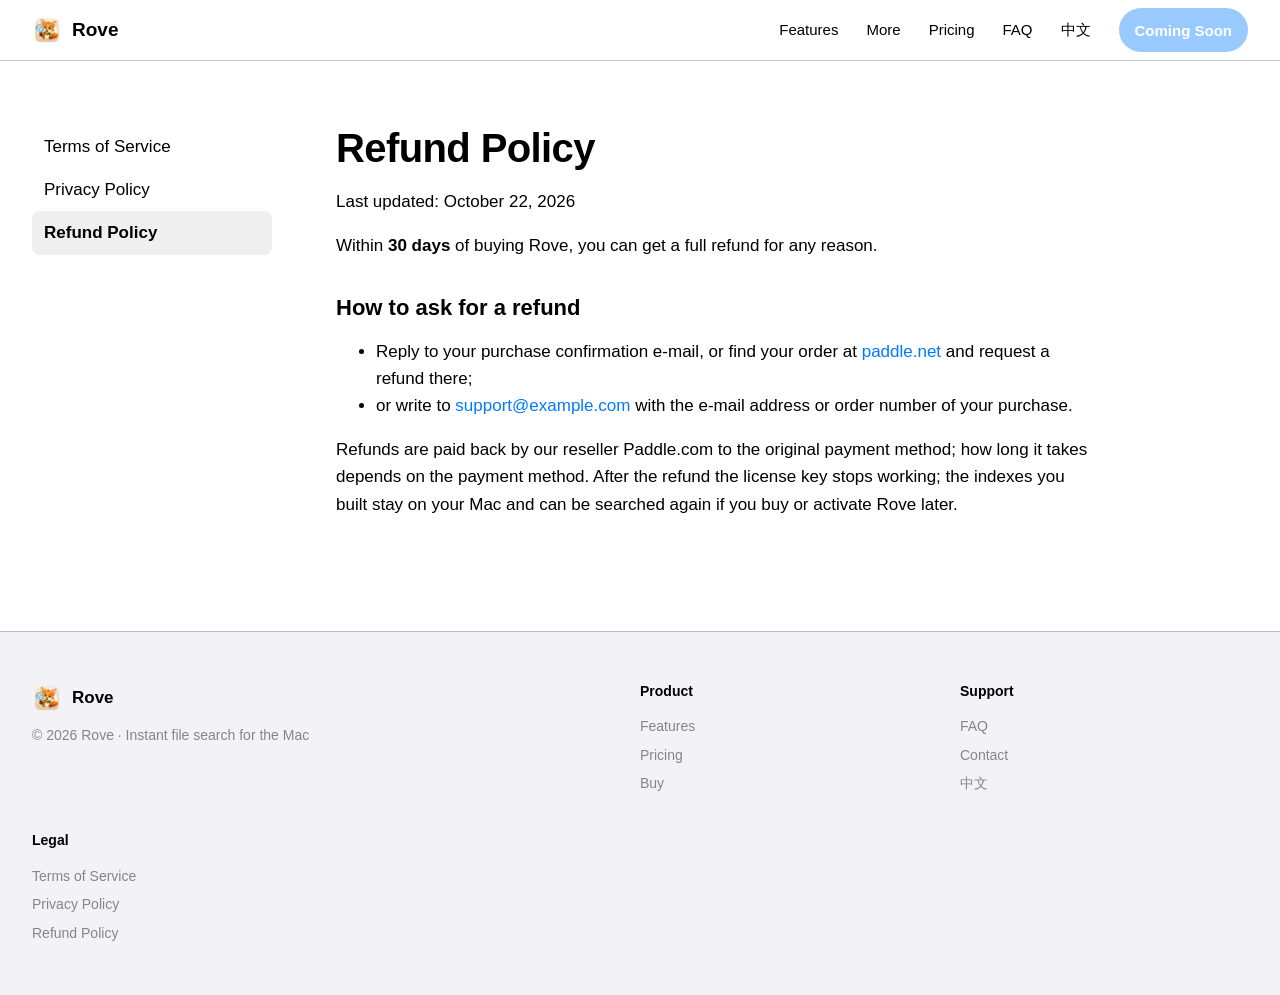
<file: en/refund.html>
<!doctype html>
<html lang="en">
<head>
<meta charset="utf-8">
<meta name="viewport" content="width=device-width, initial-scale=1">
<meta name="color-scheme" content="light dark">
<title>Refund Policy · Rove</title>
<link rel="icon" href="../icon.png">
<link rel="stylesheet" href="../style.css">
<link rel="alternate" hreflang="zh-Hans" href="https://rove-cn.hhwyz.com/zh/refund.html">
<link rel="alternate" hreflang="en" href="https://rove.hhwyz.com/en/refund.html">
</head>
<body>
<header class="topbar"><nav class="page">
  <a class="brand" href="index.html"><img src="../icon.png" alt="">Rove</a>
  <div class="links"><a href="index.html#features">Features</a><a href="index.html#more">More</a><a href="index.html#pricing">Pricing</a><a href="index.html#faq">FAQ</a><a href="../zh/refund.html" hreflang="zh-Hans" lang="zh-Hans">中文</a></div>
  <button class="button" disabled title="Rove isn't ready yet">Coming Soon</button>
  <details class="menu"><summary aria-label="Menu">☰</summary><div class="panel"><a href="index.html#features">Features</a><a href="index.html#more">More</a><a href="index.html#pricing">Pricing</a><a href="index.html#faq">FAQ</a><a href="../zh/refund.html" hreflang="zh-Hans" lang="zh-Hans">中文</a></div></details>
</nav></header>
<main class="page"><div class="doc"><aside><a href="terms.html">Terms of Service</a><a href="privacy.html">Privacy Policy</a><a href="refund.html" aria-current="page">Refund Policy</a></aside><article>
<h1>Refund Policy</h1>
<p>Last updated: October 22, 2026</p>
<p>Within <strong>30 days</strong> of buying Rove, you can get a full refund for any reason.</p>
<h2>How to ask for a refund</h2>
<ul>
<li>Reply to your purchase confirmation e-mail, or find your order at <a href="https://paddle.net">paddle.net</a> and request a refund there;</li>
<li>or write to <a href="mailto:support@example.com">support@example.com</a> with the e-mail address or order number of your purchase.</li>
</ul>
<p>Refunds are paid back by our reseller Paddle.com to the original payment method; how long it takes depends on the payment method. After the refund the license key stops working; the indexes you built stay on your Mac and can be searched again if you buy or activate Rove later.</p>
</article></div></main>
<footer><div class="page">
  <div><a class="brand" href="index.html"><img src="../icon.png" alt="">Rove</a><span>© 2026 Rove · Instant file search for the Mac</span></div>
  <div><h4>Product</h4><a href="index.html#features">Features</a><a href="index.html#pricing">Pricing</a><a href="buy.html">Buy</a></div>
  <div><h4>Support</h4><a href="index.html#faq">FAQ</a><a href="mailto:support@example.com">Contact</a><a href="../zh/refund.html" hreflang="zh-Hans" lang="zh-Hans">中文</a></div>
  <div><h4>Legal</h4><a href="terms.html">Terms of Service</a><a href="privacy.html">Privacy Policy</a><a href="refund.html">Refund Policy</a></div>
</div></footer>
</body>
</html>
</file>
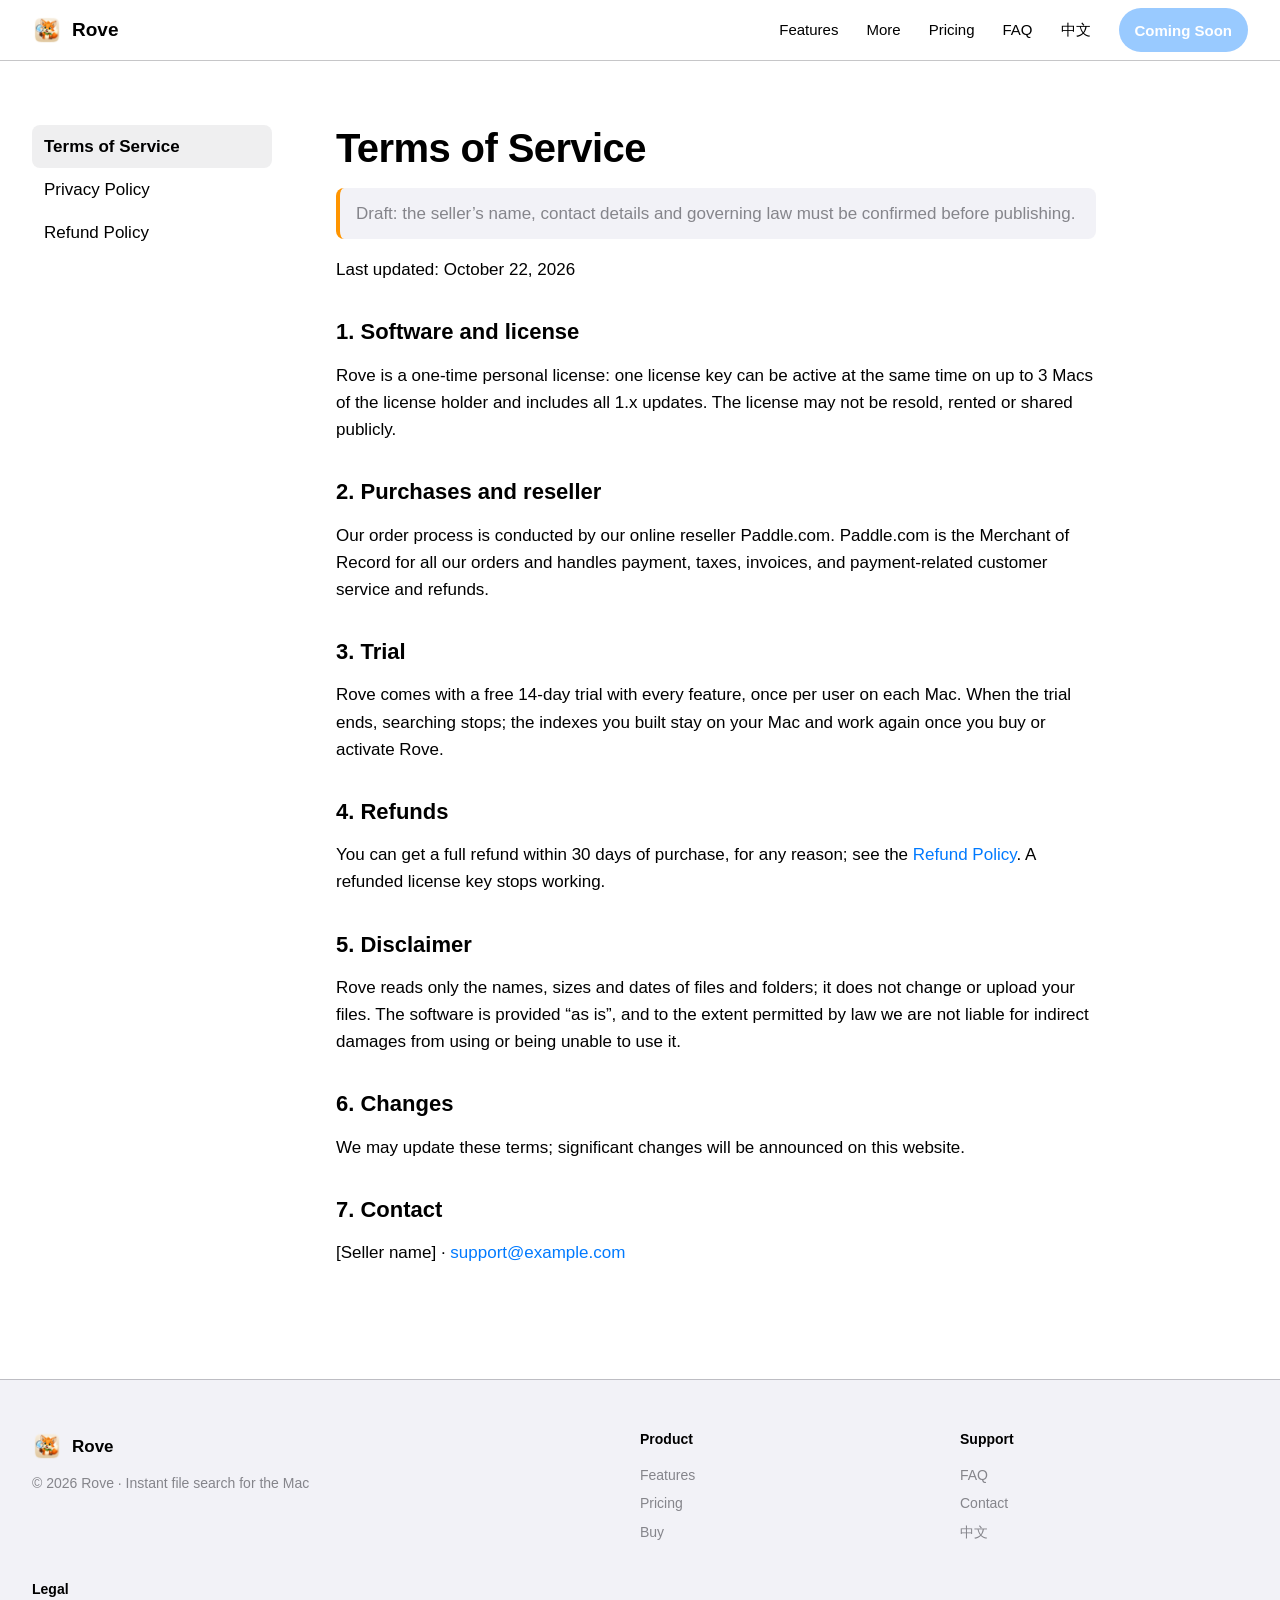
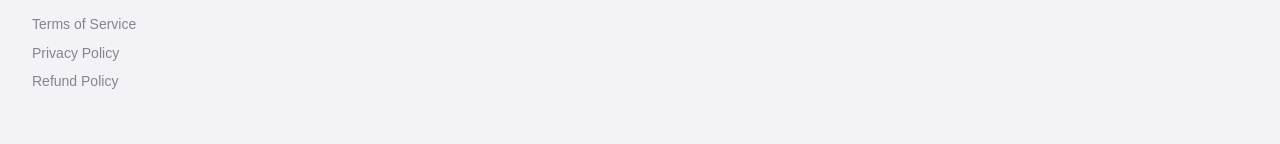
<file: en/terms.html>
<!doctype html>
<html lang="en">
<head>
<meta charset="utf-8">
<meta name="viewport" content="width=device-width, initial-scale=1">
<meta name="color-scheme" content="light dark">
<title>Terms of Service · Rove</title>
<link rel="icon" href="../icon.png">
<link rel="stylesheet" href="../style.css">
<link rel="alternate" hreflang="zh-Hans" href="https://rove-cn.hhwyz.com/zh/terms.html">
<link rel="alternate" hreflang="en" href="https://rove.hhwyz.com/en/terms.html">
</head>
<body>
<header class="topbar"><nav class="page">
  <a class="brand" href="index.html"><img src="../icon.png" alt="">Rove</a>
  <div class="links"><a href="index.html#features">Features</a><a href="index.html#more">More</a><a href="index.html#pricing">Pricing</a><a href="index.html#faq">FAQ</a><a href="../zh/terms.html" hreflang="zh-Hans" lang="zh-Hans">中文</a></div>
  <button class="button" disabled title="Rove isn't ready yet">Coming Soon</button>
  <details class="menu"><summary aria-label="Menu">☰</summary><div class="panel"><a href="index.html#features">Features</a><a href="index.html#more">More</a><a href="index.html#pricing">Pricing</a><a href="index.html#faq">FAQ</a><a href="../zh/terms.html" hreflang="zh-Hans" lang="zh-Hans">中文</a></div></details>
</nav></header>
<main class="page"><div class="doc"><aside><a href="terms.html" aria-current="page">Terms of Service</a><a href="privacy.html">Privacy Policy</a><a href="refund.html">Refund Policy</a></aside><article>
<h1>Terms of Service</h1>
<p class="note">Draft: the seller’s name, contact details and governing law must be confirmed before publishing.</p>
<p>Last updated: October 22, 2026</p>
<h2>1. Software and license</h2>
<p>Rove is a one-time personal license: one license key can be active at the same time on up to 3 Macs of the license holder and includes all 1.x updates. The license may not be resold, rented or shared publicly.</p>
<h2>2. Purchases and reseller</h2>
<p>Our order process is conducted by our online reseller Paddle.com. Paddle.com is the Merchant of Record for all our orders and handles payment, taxes, invoices, and payment-related customer service and refunds.</p>
<h2>3. Trial</h2>
<p>Rove comes with a free 14-day trial with every feature, once per user on each Mac. When the trial ends, searching stops; the indexes you built stay on your Mac and work again once you buy or activate Rove.</p>
<h2>4. Refunds</h2>
<p>You can get a full refund within 30 days of purchase, for any reason; see the <a href="refund.html">Refund Policy</a>. A refunded license key stops working.</p>
<h2>5. Disclaimer</h2>
<p>Rove reads only the names, sizes and dates of files and folders; it does not change or upload your files. The software is provided “as is”, and to the extent permitted by law we are not liable for indirect damages from using or being unable to use it.</p>
<h2>6. Changes</h2>
<p>We may update these terms; significant changes will be announced on this website.</p>
<h2>7. Contact</h2>
<p>[Seller name] · <a href="mailto:support@example.com">support@example.com</a></p>
</article></div></main>
<footer><div class="page">
  <div><a class="brand" href="index.html"><img src="../icon.png" alt="">Rove</a><span>© 2026 Rove · Instant file search for the Mac</span></div>
  <div><h4>Product</h4><a href="index.html#features">Features</a><a href="index.html#pricing">Pricing</a><a href="buy.html">Buy</a></div>
  <div><h4>Support</h4><a href="index.html#faq">FAQ</a><a href="mailto:support@example.com">Contact</a><a href="../zh/terms.html" hreflang="zh-Hans" lang="zh-Hans">中文</a></div>
  <div><h4>Legal</h4><a href="terms.html">Terms of Service</a><a href="privacy.html">Privacy Policy</a><a href="refund.html">Refund Policy</a></div>
</div></footer>
</body>
</html>
</file>
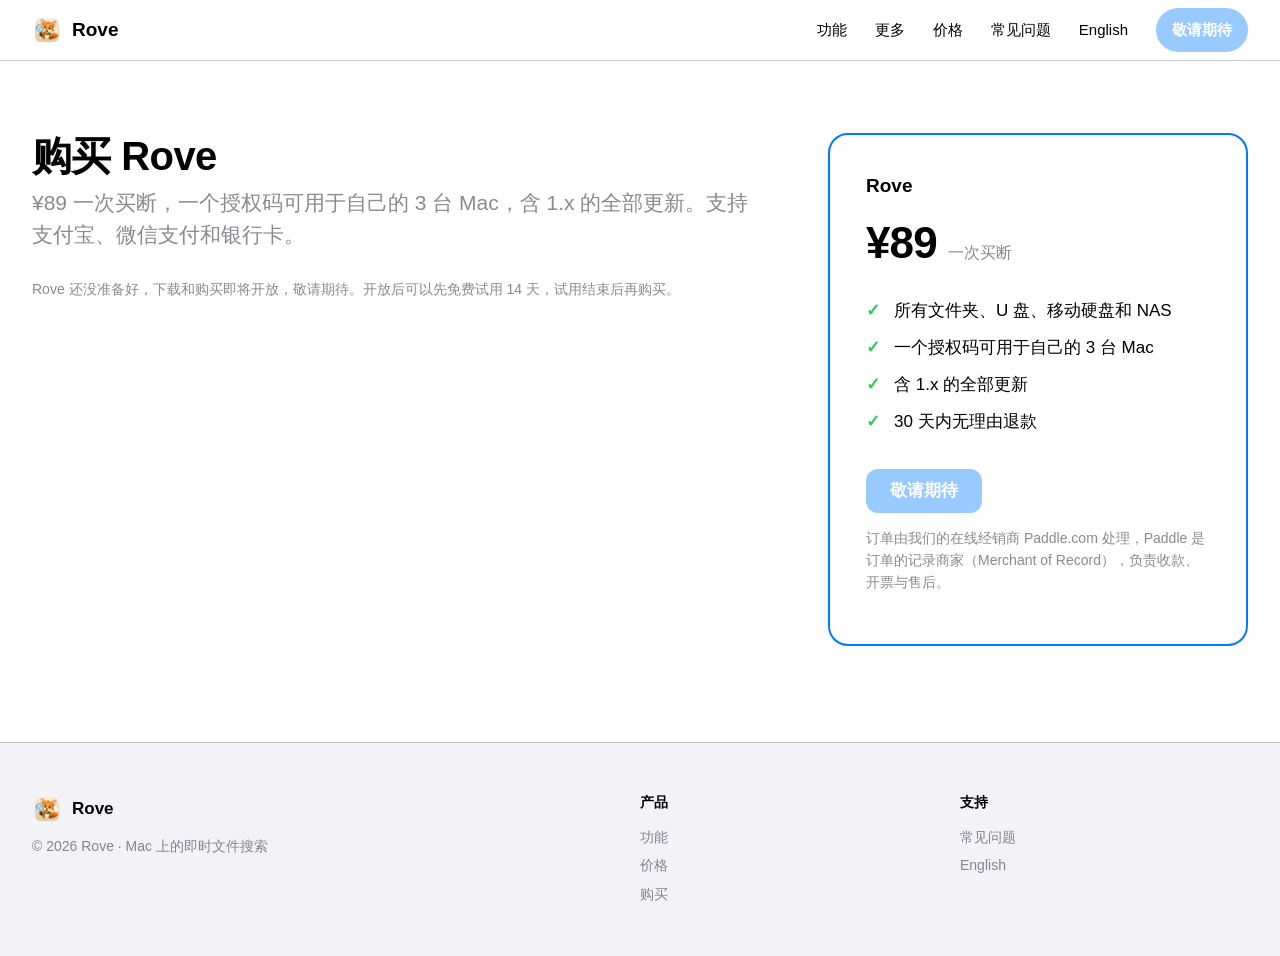
<file: zh/buy.html>
<!doctype html>
<html lang="zh-Hans">
<head>
<meta charset="utf-8">
<meta name="viewport" content="width=device-width, initial-scale=1">
<meta name="color-scheme" content="light dark">
<title>购买 Rove</title>
<link rel="icon" href="../icon.png">
<link rel="stylesheet" href="../style.css">
<link rel="alternate" hreflang="zh-Hans" href="https://rove-cn.hhwyz.com/zh/buy.html">
<link rel="alternate" hreflang="en" href="https://rove.hhwyz.com/en/buy.html">
</head>
<body>
<header class="topbar"><nav class="page">
  <a class="brand" href="index.html"><img src="../icon.png" alt="">Rove</a>
  <div class="links"><a href="index.html#features">功能</a><a href="index.html#more">更多</a><a href="index.html#pricing">价格</a><a href="index.html#faq">常见问题</a><a href="../en/buy.html" hreflang="en" lang="en">English</a></div>
  <button class="button" disabled title="Rove 还没准备好">敬请期待</button>
  <details class="menu"><summary aria-label="菜单">☰</summary><div class="panel"><a href="index.html#features">功能</a><a href="index.html#more">更多</a><a href="index.html#pricing">价格</a><a href="index.html#faq">常见问题</a><a href="../en/buy.html" hreflang="en" lang="en">English</a></div></details>
</nav></header>
<main class="page"><div class="buy">
  <article>
    <h1>购买 Rove</h1>
    <p class="lead">¥89 一次买断，一个授权码可用于自己的 3 台 Mac，含 1.x 的全部更新。支持支付宝、微信支付和银行卡。</p>
    <p class="small">Rove 还没准备好，下载和购买即将开放，敬请期待。开放后可以先免费试用 14 天，试用结束后再购买。</p>
    <section id="result" hidden>
  <h2>感谢购买！</h2>
  <p id="status">正在生成授权码…</p>
  <code class="key" id="key"></code>
  <p class="small">授权码也已发到你的邮箱。在 Rove 中打开「设置 › 授权 › 输入授权码」粘贴即可。管理已激活的 Mac：<a id="manage" href="#">授权管理</a></p>
</section>
  </article>
  <div class="box plan featured">
    <h3>Rove</h3>
    <div class="price">¥89 <small>一次买断</small></div>
    <ul class="check"><li>所有文件夹、U 盘、移动硬盘和 NAS</li><li>一个授权码可用于自己的 3 台 Mac</li><li>含 1.x 的全部更新</li><li>30 天内无理由退款</li></ul>
    <div class="actions"><button class="button" id="checkout" disabled>敬请期待</button></div>
    <p class="small">订单由我们的在线经销商 Paddle.com 处理，Paddle 是订单的记录商家（Merchant of Record），负责收款、开票与售后。</p>
  </div>
</div></main>
<script>
// Fill in once the Paddle account exists (client token and price id are public by design). Until then the button stays disabled.
const CONFIG = { paddleClientToken: "", priceId: "", environment: "sandbox", licenseServer: "" };
const button = document.getElementById("checkout");
if (CONFIG.paddleClientToken && CONFIG.priceId) {
  const script = document.createElement("script");
  script.src = "https://cdn.paddle.com/paddle/v2/paddle.js";
  script.onload = () => {
    if (CONFIG.environment === "sandbox") Paddle.Environment.set("sandbox");
    Paddle.Initialize({ token: CONFIG.paddleClientToken, eventCallback: (event) => {
      if (event.name === "checkout.completed") showLicense(event.data.transaction_id);
    } });
    button.disabled = false; button.textContent = "购买 Rove";
    button.onclick = () => Paddle.Checkout.open({ items: [{ priceId: CONFIG.priceId, quantity: 1 }], settings: { locale: "zh-Hans" }, customData: { lang: "zh-Hans" } }); // lang: the e-mail's language
  };
  document.head.appendChild(script);
}
async function showLicense(transaction) {
  document.getElementById("result").hidden = false;
  document.getElementById("manage").href = CONFIG.licenseServer + "/manage";
  for (let attempt = 0; attempt < 30; attempt++) { // the license is issued when Paddle's webhook arrives
    const response = await fetch(`${CONFIG.licenseServer}/v1/purchase/${encodeURIComponent(transaction)}`);
    if (response.ok) {
      const { key } = await response.json();
      document.getElementById("status").textContent = "你的授权码：";
      document.getElementById("key").textContent = key;
      return;
    }
    await new Promise((resolve) => setTimeout(resolve, 2000));
  }
  document.getElementById("status").textContent = "授权码稍后会发到你的邮箱。如果 10 分钟内没有收到，请联系我们。";
}
</script>
<footer><div class="page">
  <div><a class="brand" href="index.html"><img src="../icon.png" alt="">Rove</a><span>© 2026 Rove · Mac 上的即时文件搜索</span></div>
  <div><h4>产品</h4><a href="index.html#features">功能</a><a href="index.html#pricing">价格</a><a href="buy.html">购买</a></div>
  <div><h4>支持</h4><a href="index.html#faq">常见问题</a><a href="../en/buy.html" hreflang="en" lang="en">English</a></div>
</div></footer>
</body>
</html>
</file>
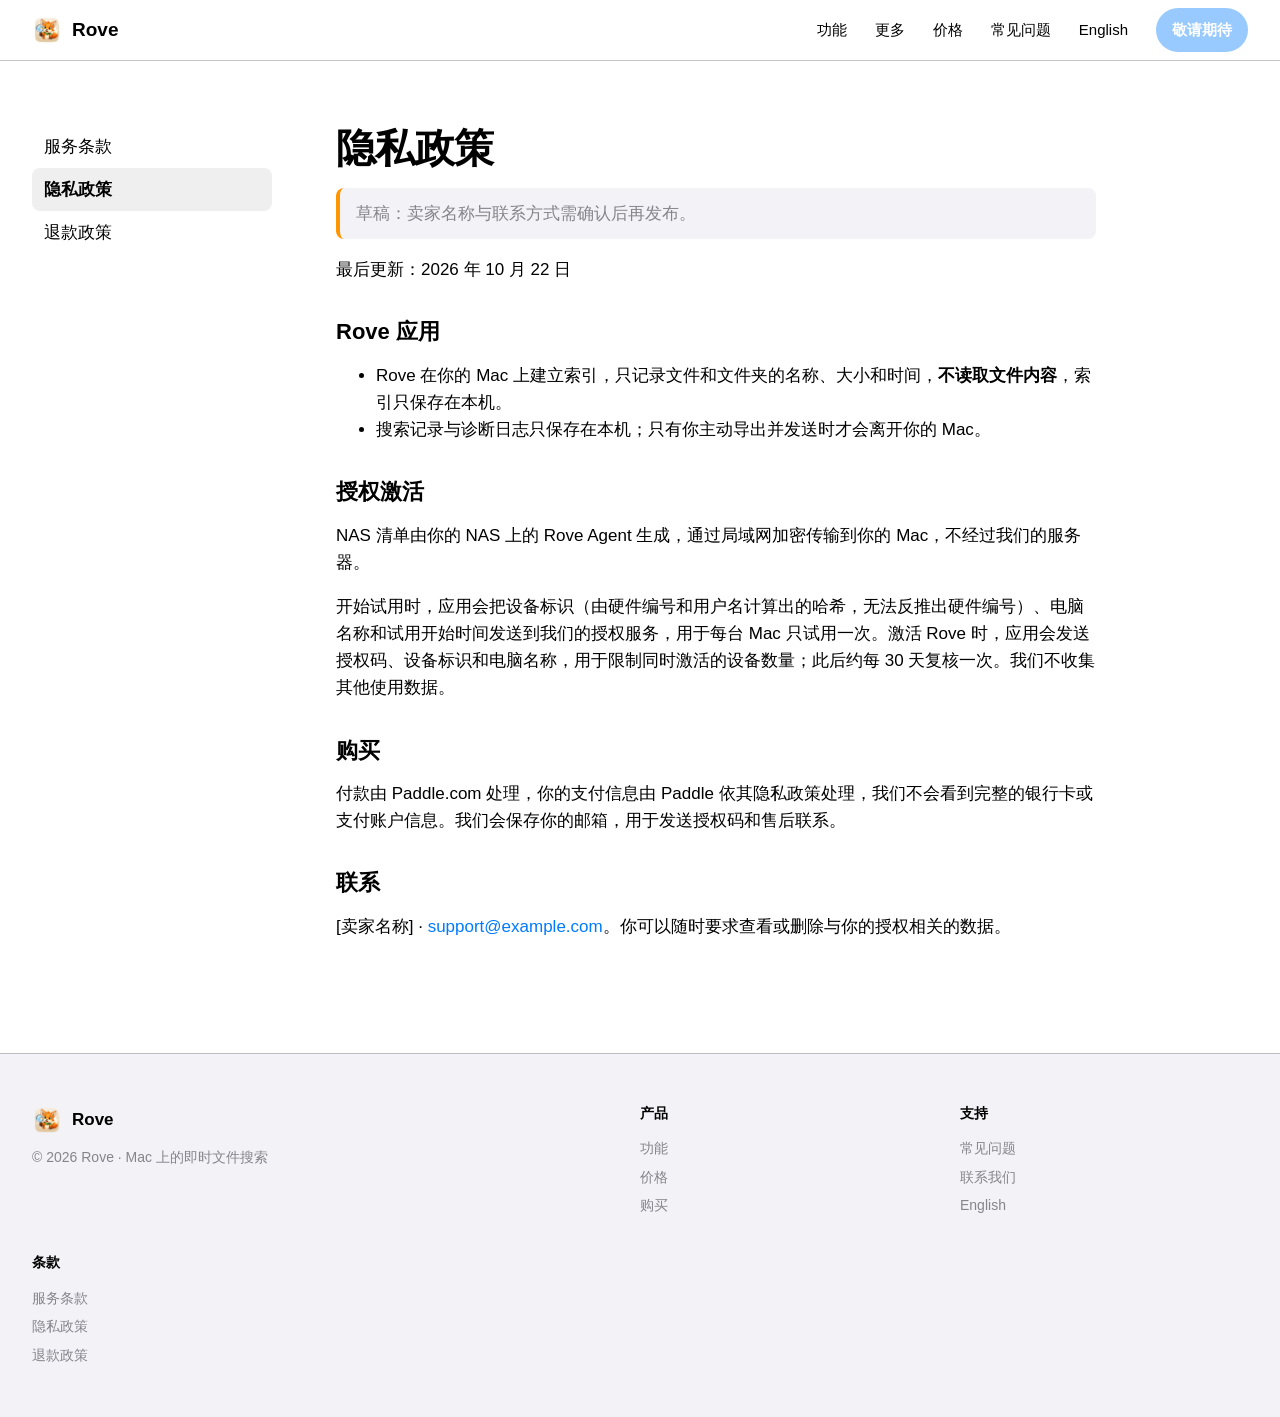
<file: zh/privacy.html>
<!doctype html>
<html lang="zh-Hans">
<head>
<meta charset="utf-8">
<meta name="viewport" content="width=device-width, initial-scale=1">
<meta name="color-scheme" content="light dark">
<title>隐私政策 · Rove</title>
<link rel="icon" href="../icon.png">
<link rel="stylesheet" href="../style.css">
<link rel="alternate" hreflang="zh-Hans" href="https://rove-cn.hhwyz.com/zh/privacy.html">
<link rel="alternate" hreflang="en" href="https://rove.hhwyz.com/en/privacy.html">
</head>
<body>
<header class="topbar"><nav class="page">
  <a class="brand" href="index.html"><img src="../icon.png" alt="">Rove</a>
  <div class="links"><a href="index.html#features">功能</a><a href="index.html#more">更多</a><a href="index.html#pricing">价格</a><a href="index.html#faq">常见问题</a><a href="../en/privacy.html" hreflang="en" lang="en">English</a></div>
  <button class="button" disabled title="Rove 还没准备好">敬请期待</button>
  <details class="menu"><summary aria-label="菜单">☰</summary><div class="panel"><a href="index.html#features">功能</a><a href="index.html#more">更多</a><a href="index.html#pricing">价格</a><a href="index.html#faq">常见问题</a><a href="../en/privacy.html" hreflang="en" lang="en">English</a></div></details>
</nav></header>
<main class="page"><div class="doc"><aside><a href="terms.html">服务条款</a><a href="privacy.html" aria-current="page">隐私政策</a><a href="refund.html">退款政策</a></aside><article>
<h1>隐私政策</h1>
<p class="note">草稿：卖家名称与联系方式需确认后再发布。</p>
<p>最后更新：2026 年 10 月 22 日</p>
<h2>Rove 应用</h2>
<ul>
<li>Rove 在你的 Mac 上建立索引，只记录文件和文件夹的名称、大小和时间，<strong>不读取文件内容</strong>，索引只保存在本机。</li>
<li>搜索记录与诊断日志只保存在本机；只有你主动导出并发送时才会离开你的 Mac。</li>
</ul>
<h2>授权激活</h2>
<p>NAS 清单由你的 NAS 上的 Rove Agent 生成，通过局域网加密传输到你的 Mac，不经过我们的服务器。</p>
<p>开始试用时，应用会把设备标识（由硬件编号和用户名计算出的哈希，无法反推出硬件编号）、电脑名称和试用开始时间发送到我们的授权服务，用于每台 Mac 只试用一次。激活 Rove 时，应用会发送授权码、设备标识和电脑名称，用于限制同时激活的设备数量；此后约每 30 天复核一次。我们不收集其他使用数据。</p>
<h2>购买</h2>
<p>付款由 Paddle.com 处理，你的支付信息由 Paddle 依其隐私政策处理，我们不会看到完整的银行卡或支付账户信息。我们会保存你的邮箱，用于发送授权码和售后联系。</p>
<h2>联系</h2>
<p>[卖家名称] · <a href="mailto:support@example.com">support@example.com</a>。你可以随时要求查看或删除与你的授权相关的数据。</p>
</article></div></main>
<footer><div class="page">
  <div><a class="brand" href="index.html"><img src="../icon.png" alt="">Rove</a><span>© 2026 Rove · Mac 上的即时文件搜索</span></div>
  <div><h4>产品</h4><a href="index.html#features">功能</a><a href="index.html#pricing">价格</a><a href="buy.html">购买</a></div>
  <div><h4>支持</h4><a href="index.html#faq">常见问题</a><a href="mailto:support@example.com">联系我们</a><a href="../en/privacy.html" hreflang="en" lang="en">English</a></div>
  <div><h4>条款</h4><a href="terms.html">服务条款</a><a href="privacy.html">隐私政策</a><a href="refund.html">退款政策</a></div>
</div></footer>
</body>
</html>
</file>
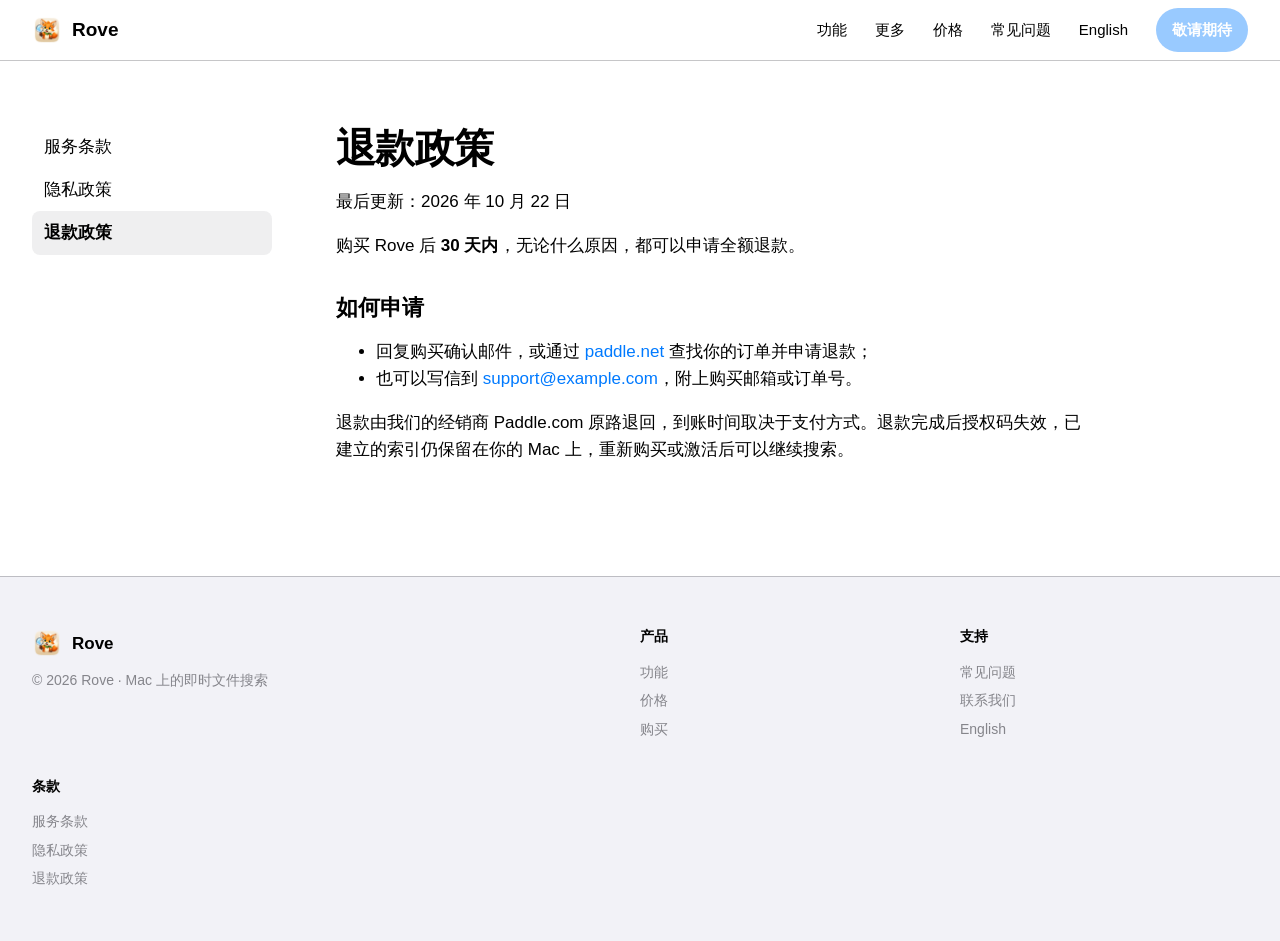
<file: zh/refund.html>
<!doctype html>
<html lang="zh-Hans">
<head>
<meta charset="utf-8">
<meta name="viewport" content="width=device-width, initial-scale=1">
<meta name="color-scheme" content="light dark">
<title>退款政策 · Rove</title>
<link rel="icon" href="../icon.png">
<link rel="stylesheet" href="../style.css">
<link rel="alternate" hreflang="zh-Hans" href="https://rove-cn.hhwyz.com/zh/refund.html">
<link rel="alternate" hreflang="en" href="https://rove.hhwyz.com/en/refund.html">
</head>
<body>
<header class="topbar"><nav class="page">
  <a class="brand" href="index.html"><img src="../icon.png" alt="">Rove</a>
  <div class="links"><a href="index.html#features">功能</a><a href="index.html#more">更多</a><a href="index.html#pricing">价格</a><a href="index.html#faq">常见问题</a><a href="../en/refund.html" hreflang="en" lang="en">English</a></div>
  <button class="button" disabled title="Rove 还没准备好">敬请期待</button>
  <details class="menu"><summary aria-label="菜单">☰</summary><div class="panel"><a href="index.html#features">功能</a><a href="index.html#more">更多</a><a href="index.html#pricing">价格</a><a href="index.html#faq">常见问题</a><a href="../en/refund.html" hreflang="en" lang="en">English</a></div></details>
</nav></header>
<main class="page"><div class="doc"><aside><a href="terms.html">服务条款</a><a href="privacy.html">隐私政策</a><a href="refund.html" aria-current="page">退款政策</a></aside><article>
<h1>退款政策</h1>
<p>最后更新：2026 年 10 月 22 日</p>
<p>购买 Rove 后 <strong>30 天内</strong>，无论什么原因，都可以申请全额退款。</p>
<h2>如何申请</h2>
<ul>
<li>回复购买确认邮件，或通过 <a href="https://paddle.net">paddle.net</a> 查找你的订单并申请退款；</li>
<li>也可以写信到 <a href="mailto:support@example.com">support@example.com</a>，附上购买邮箱或订单号。</li>
</ul>
<p>退款由我们的经销商 Paddle.com 原路退回，到账时间取决于支付方式。退款完成后授权码失效，已建立的索引仍保留在你的 Mac 上，重新购买或激活后可以继续搜索。</p>
</article></div></main>
<footer><div class="page">
  <div><a class="brand" href="index.html"><img src="../icon.png" alt="">Rove</a><span>© 2026 Rove · Mac 上的即时文件搜索</span></div>
  <div><h4>产品</h4><a href="index.html#features">功能</a><a href="index.html#pricing">价格</a><a href="buy.html">购买</a></div>
  <div><h4>支持</h4><a href="index.html#faq">常见问题</a><a href="mailto:support@example.com">联系我们</a><a href="../en/refund.html" hreflang="en" lang="en">English</a></div>
  <div><h4>条款</h4><a href="terms.html">服务条款</a><a href="privacy.html">隐私政策</a><a href="refund.html">退款政策</a></div>
</div></footer>
</body>
</html>
</file>
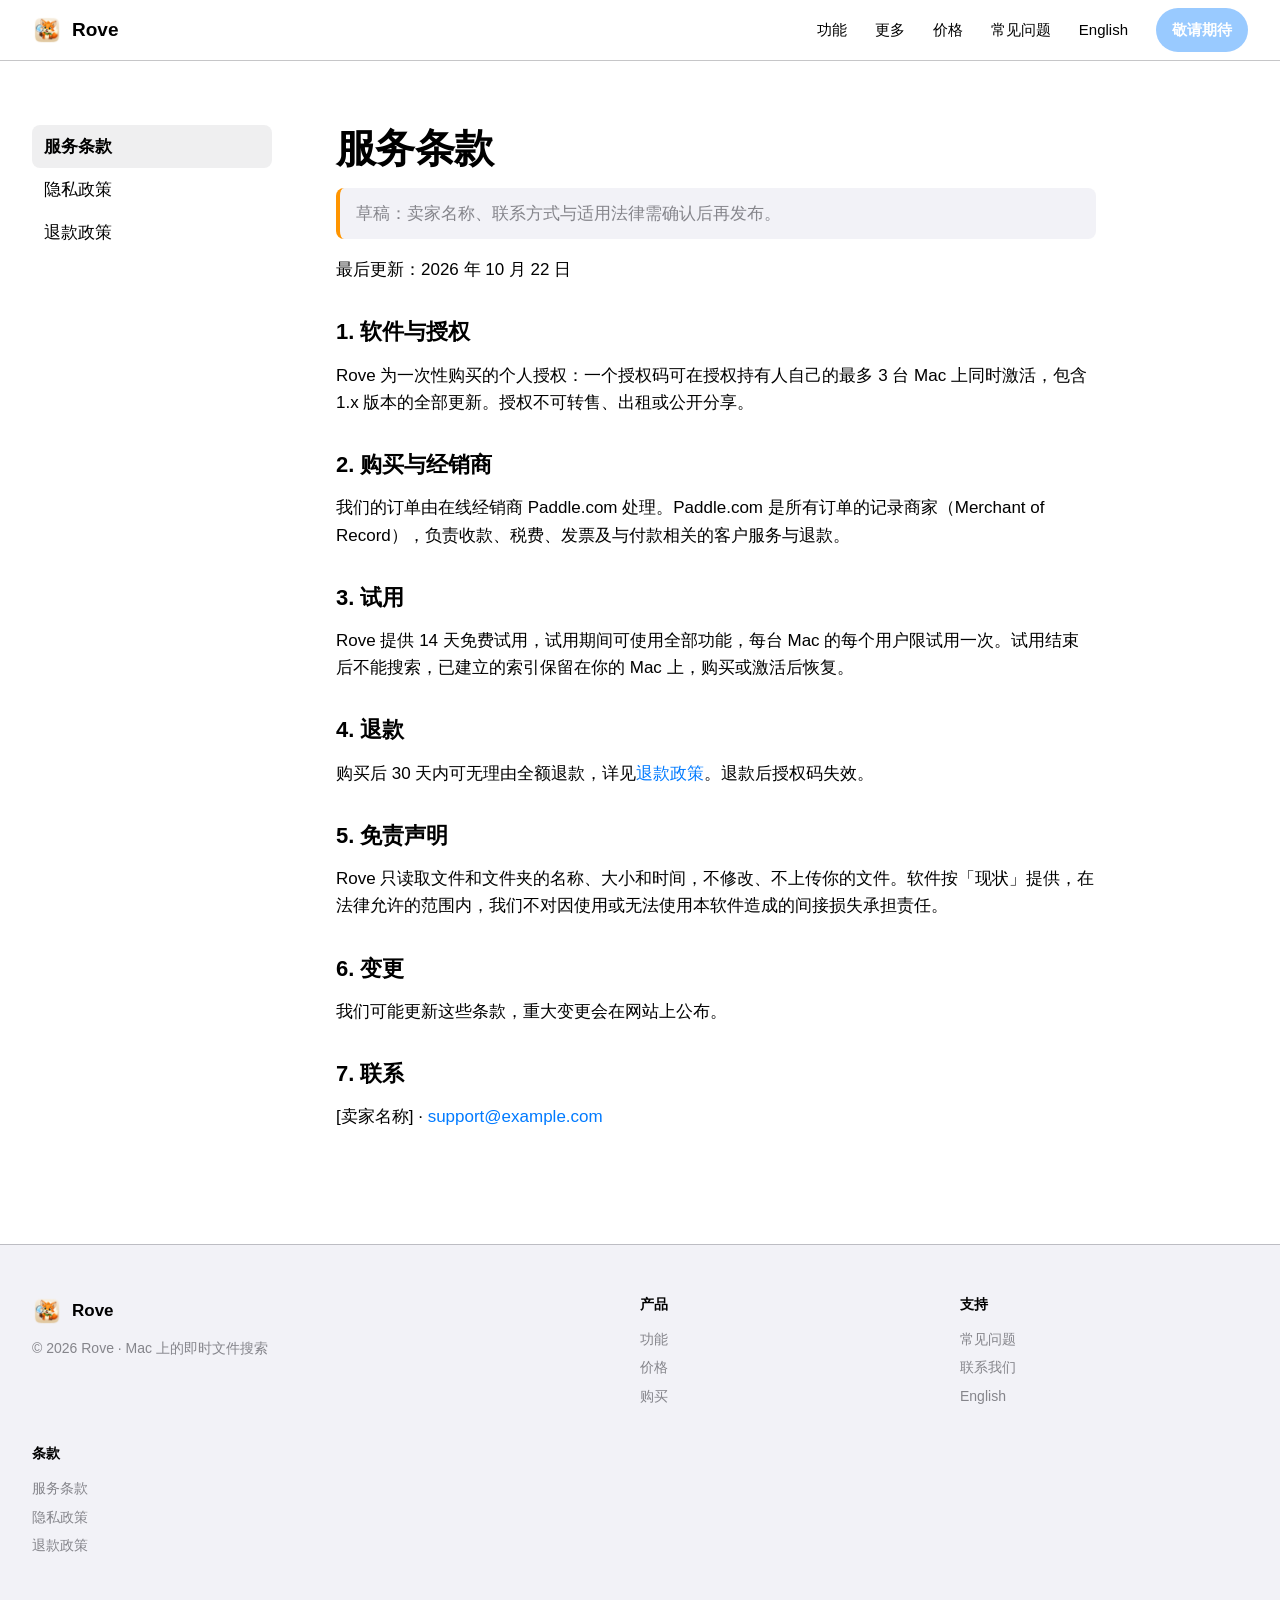
<file: zh/terms.html>
<!doctype html>
<html lang="zh-Hans">
<head>
<meta charset="utf-8">
<meta name="viewport" content="width=device-width, initial-scale=1">
<meta name="color-scheme" content="light dark">
<title>服务条款 · Rove</title>
<link rel="icon" href="../icon.png">
<link rel="stylesheet" href="../style.css">
<link rel="alternate" hreflang="zh-Hans" href="https://rove-cn.hhwyz.com/zh/terms.html">
<link rel="alternate" hreflang="en" href="https://rove.hhwyz.com/en/terms.html">
</head>
<body>
<header class="topbar"><nav class="page">
  <a class="brand" href="index.html"><img src="../icon.png" alt="">Rove</a>
  <div class="links"><a href="index.html#features">功能</a><a href="index.html#more">更多</a><a href="index.html#pricing">价格</a><a href="index.html#faq">常见问题</a><a href="../en/terms.html" hreflang="en" lang="en">English</a></div>
  <button class="button" disabled title="Rove 还没准备好">敬请期待</button>
  <details class="menu"><summary aria-label="菜单">☰</summary><div class="panel"><a href="index.html#features">功能</a><a href="index.html#more">更多</a><a href="index.html#pricing">价格</a><a href="index.html#faq">常见问题</a><a href="../en/terms.html" hreflang="en" lang="en">English</a></div></details>
</nav></header>
<main class="page"><div class="doc"><aside><a href="terms.html" aria-current="page">服务条款</a><a href="privacy.html">隐私政策</a><a href="refund.html">退款政策</a></aside><article>
<h1>服务条款</h1>
<p class="note">草稿：卖家名称、联系方式与适用法律需确认后再发布。</p>
<p>最后更新：2026 年 10 月 22 日</p>
<h2>1. 软件与授权</h2>
<p>Rove 为一次性购买的个人授权：一个授权码可在授权持有人自己的最多 3 台 Mac 上同时激活，包含 1.x 版本的全部更新。授权不可转售、出租或公开分享。</p>
<h2>2. 购买与经销商</h2>
<p>我们的订单由在线经销商 Paddle.com 处理。Paddle.com 是所有订单的记录商家（Merchant of Record），负责收款、税费、发票及与付款相关的客户服务与退款。</p>
<h2>3. 试用</h2>
<p>Rove 提供 14 天免费试用，试用期间可使用全部功能，每台 Mac 的每个用户限试用一次。试用结束后不能搜索，已建立的索引保留在你的 Mac 上，购买或激活后恢复。</p>
<h2>4. 退款</h2>
<p>购买后 30 天内可无理由全额退款，详见<a href="refund.html">退款政策</a>。退款后授权码失效。</p>
<h2>5. 免责声明</h2>
<p>Rove 只读取文件和文件夹的名称、大小和时间，不修改、不上传你的文件。软件按「现状」提供，在法律允许的范围内，我们不对因使用或无法使用本软件造成的间接损失承担责任。</p>
<h2>6. 变更</h2>
<p>我们可能更新这些条款，重大变更会在网站上公布。</p>
<h2>7. 联系</h2>
<p>[卖家名称] · <a href="mailto:support@example.com">support@example.com</a></p>
</article></div></main>
<footer><div class="page">
  <div><a class="brand" href="index.html"><img src="../icon.png" alt="">Rove</a><span>© 2026 Rove · Mac 上的即时文件搜索</span></div>
  <div><h4>产品</h4><a href="index.html#features">功能</a><a href="index.html#pricing">价格</a><a href="buy.html">购买</a></div>
  <div><h4>支持</h4><a href="index.html#faq">常见问题</a><a href="mailto:support@example.com">联系我们</a><a href="../en/terms.html" hreflang="en" lang="en">English</a></div>
  <div><h4>条款</h4><a href="terms.html">服务条款</a><a href="privacy.html">隐私政策</a><a href="refund.html">退款政策</a></div>
</div></footer>
</body>
</html>
</file>
<file: style.css>
/* Rove website. Apple HIG system colors (light / dark), following the system appearance.
   Two designed layouts: desktop at 1920 wide uses the width (two-column hero, four-column grids,
   fixed blurred top bar, hover feedback); phones (≤ 672) get one column, 44 pt touch targets, no sideways scrolling. */
:root {
  color-scheme: light dark;
  --bg: #ffffff; --bg2: #f2f2f7; --bg3: #ffffff; --bg-elevated: #ffffff;
  --label: #000000; --label2: rgba(60, 60, 67, 0.6); --label3: rgba(60, 60, 67, 0.3);
  --separator: rgba(60, 60, 67, 0.29); --fill: rgba(120, 120, 128, 0.12);
  --accent: #007aff; --green: #34c759; --orange: #ff9500; --purple: #af52de; --teal: #30b0c7;
  --bar: rgba(255, 255, 255, 0.72); --shadow: 0 12px 40px rgba(0, 0, 0, 0.12); --shadow-hover: 0 10px 28px rgba(0, 0, 0, 0.12);
  --window: #ffffff; --window-bar: #f6f6f6; --row-alt: #f5f5f7; --selection: #0064e1;
  --page: 1360px; --gutter: 32px;
}
@media (prefers-color-scheme: dark) {
  :root {
    --bg: #000000; --bg2: #1c1c1e; --bg3: #2c2c2e; --bg-elevated: #1c1c1e;
    --label: #ffffff; --label2: rgba(235, 235, 245, 0.6); --label3: rgba(235, 235, 245, 0.3);
    --separator: rgba(84, 84, 88, 0.6); --fill: rgba(120, 120, 128, 0.24);
    --accent: #0a84ff; --green: #30d158; --orange: #ff9f0a; --purple: #bf5af2; --teal: #40c8e0;
    --bar: rgba(22, 22, 23, 0.72); --shadow: 0 12px 40px rgba(0, 0, 0, 0.6); --shadow-hover: 0 10px 28px rgba(0, 0, 0, 0.5);
    --window: #1e1e1e; --window-bar: #2b2b2b; --row-alt: #252526; --selection: #0058d0;
  }
}
* { box-sizing: border-box; }
html { scroll-padding-top: 76px; -webkit-text-size-adjust: 100%; }
body { margin: 0; background: var(--bg); color: var(--label); font: 17px/1.6 -apple-system, BlinkMacSystemFont, "PingFang SC", "Hiragino Sans GB", "Noto Sans CJK SC", sans-serif; }
/* English pages: no CJK font first, or punctuation such as ’ renders full-width. */
html[lang="en"] body { font-family: -apple-system, BlinkMacSystemFont, "Helvetica Neue", Arial, sans-serif; }
a { color: var(--accent); text-decoration: none; } a:hover { text-decoration: underline; }
img { max-width: 100%; }
.page { max-width: var(--page); margin: 0 auto; padding: 0 var(--gutter); }

/* Top bar: fixed, translucent, blurred. */
.topbar { position: sticky; top: 0; z-index: 10; background: var(--bar); backdrop-filter: saturate(180%) blur(20px); -webkit-backdrop-filter: saturate(180%) blur(20px); border-bottom: 1px solid var(--separator); }
.topbar nav { display: flex; align-items: center; gap: 28px; height: 60px; }
.brand { display: flex; align-items: center; gap: 10px; font-weight: 600; font-size: 19px; color: var(--label); margin-right: auto; }
.brand:hover { text-decoration: none; }
.brand img { width: 30px; height: 30px; }
.topbar .links { display: flex; gap: 28px; }
.topbar .links a { color: var(--label); font-size: 15px; }
.topbar .links a:hover { color: var(--accent); text-decoration: none; }
.topbar .button { padding: 7px 16px; font-size: 15px; border-radius: 980px; }
.menu { display: none; }

/* Buttons: 44 pt high on touch screens. */
.button { display: inline-flex; align-items: center; justify-content: center; min-height: 44px; padding: 10px 24px; border-radius: 12px; background: var(--accent); color: #fff; font-weight: 600; border: 0; font-size: 17px; cursor: pointer; transition: filter .15s, transform .15s; }
.button.secondary { background: var(--fill); color: var(--accent); }
.button:hover { text-decoration: none; filter: brightness(1.08); }
.button:active { transform: scale(.98); }
.button[disabled] { opacity: 0.4; cursor: default; filter: none; transform: none; }
.actions { display: flex; flex-wrap: wrap; gap: 12px; }

/* Hero: text and the window side by side on a wide screen. */
.hero { display: grid; grid-template-columns: minmax(0, 5fr) minmax(0, 7fr); gap: 64px; align-items: center; padding: 88px 0 72px; }
.hero h1 { font-size: 60px; line-height: 1.08; letter-spacing: -0.02em; margin: 12px 0 16px; }
.eyebrow { display: inline-block; font-size: 14px; font-weight: 600; color: var(--accent); background: var(--fill); border-radius: 980px; padding: 4px 12px; }
.lead { font-size: 21px; line-height: 1.5; color: var(--label2); margin: 0 0 28px; }
.meta { font-size: 14px; color: var(--label2); margin-top: 18px; }

/* An illustration of Rove's window in HTML, so it follows the appearance and stays sharp. */
.window { background: var(--window); border-radius: 12px; box-shadow: var(--shadow); border: 1px solid var(--separator); overflow: hidden; font: 13px/1.4 -apple-system, BlinkMacSystemFont, "PingFang SC", sans-serif; }
.window .bar { display: flex; align-items: center; gap: 12px; height: 46px; padding: 0 14px; background: var(--window-bar); border-bottom: 1px solid var(--separator); }
.dots { display: flex; gap: 7px; } .dots i { width: 12px; height: 12px; border-radius: 50%; background: #ff5f57; } .dots i:nth-child(2) { background: #febc2e; } .dots i:nth-child(3) { background: #28c840; }
.window .title { font-weight: 600; color: var(--label2); }
.window .search { flex: 1; margin-left: 24px; background: var(--fill); border-radius: 7px; padding: 4px 10px; color: var(--label); font-family: ui-monospace, "SF Mono", Menlo, monospace; font-size: 12.5px; white-space: nowrap; overflow: hidden; text-overflow: ellipsis; }
.window .filter { background: var(--fill); border-radius: 7px; padding: 4px 12px; color: var(--label2); }
.window table { width: 100%; border-collapse: collapse; table-layout: fixed; }
.window th { text-align: left; font-weight: 500; color: var(--label2); padding: 6px 10px; border-bottom: 1px solid var(--separator); }
.window td { padding: 5px 10px; white-space: nowrap; overflow: hidden; text-overflow: ellipsis; }
.window tr:nth-child(even) td { background: var(--row-alt); }
.window tr.selected td { background: var(--selection); color: #fff; }
.window td.num { text-align: right; font-variant-numeric: tabular-nums; }
.window th.num { text-align: right; }
.window .col-name { width: 38%; } .window .col-path { width: 34%; } .window .col-size { width: 12%; } .window .col-date { width: 16%; }
.window .path { color: var(--label2); } .window tr.selected .path { color: rgba(255, 255, 255, .8); }
.file { display: inline-block; width: 11px; height: 14px; border-radius: 2px; margin-right: 7px; vertical-align: -2px; background: var(--accent); }
.file.pdf { background: #ff3b30; } .file.key { background: #1a8cff; } .file.xls { background: #34c759; } .file.dir { width: 15px; height: 12px; background: #5ac8fa; border-radius: 3px; }
.window .status { display: flex; justify-content: space-between; padding: 6px 12px; border-top: 1px solid var(--separator); color: var(--label2); background: var(--window-bar); font-size: 12px; }

/* Numbers measured on 7.5 million records (README). */
.stats { display: grid; grid-template-columns: repeat(4, 1fr); gap: 24px; padding: 40px 0; border-top: 1px solid var(--separator); border-bottom: 1px solid var(--separator); }
.stat b { display: block; font-size: 40px; line-height: 1.1; letter-spacing: -0.02em; }
.stat span { color: var(--label2); font-size: 15px; }

section { padding: 88px 0 0; }
.section-head { display: flex; align-items: end; justify-content: space-between; gap: 32px; margin-bottom: 32px; }
h2 { font-size: 40px; line-height: 1.15; letter-spacing: -0.015em; margin: 0; }
.section-head p { color: var(--label2); margin: 0; max-width: 520px; font-size: 18px; }
h3 { font-size: 19px; margin: 0 0 8px; }

.grid { display: grid; grid-template-columns: repeat(3, 1fr); gap: 20px; }
.card { background: var(--bg2); border-radius: 18px; padding: 28px; transition: transform .2s, box-shadow .2s; }
.card p { margin: 0; color: var(--label2); }
/* Feature icons: illustrations in the app icon's style (assets made with image_gen, website/images/features, 3×). */
.icon { display: block; width: 56px; height: 56px; margin-bottom: 16px; }
@media (hover: hover) { .card:hover, .plan:hover { transform: translateY(-3px); box-shadow: var(--shadow-hover); } }

/* More: the features not everyone needs, larger cards with an example each. */
.more { display: grid; grid-template-columns: repeat(3, 1fr); gap: 20px; }
.more .card { display: flex; flex-direction: column; }
.more pre { margin: 20px 0 0; background: var(--bg-elevated); border: 1px solid var(--separator); border-radius: 12px; padding: 14px 16px; font-size: 13px; line-height: 1.5; white-space: pre-wrap; word-break: break-word; color: var(--label); }

.plans { display: grid; grid-template-columns: repeat(2, 1fr); gap: 20px; }
.plan { border: 1px solid var(--separator); border-radius: 20px; padding: 36px; background: var(--bg3); transition: transform .2s, box-shadow .2s; display: flex; flex-direction: column; }
.plan.featured { border: 2px solid var(--accent); }
.plan .actions { margin-top: auto; }
.price { font-size: 44px; font-weight: 700; line-height: 1.1; margin: 10px 0 4px; letter-spacing: -0.02em; }
.price small { font-size: 16px; color: var(--label2); font-weight: 400; letter-spacing: 0; }
ul.check { list-style: none; padding: 0; margin: 20px 0 28px; }
ul.check li { padding: 5px 0 5px 28px; position: relative; }
ul.check li::before { content: "✓"; position: absolute; left: 0; color: var(--green); font-weight: 700; }

.faq { display: grid; grid-template-columns: repeat(2, 1fr); gap: 0 48px; }
details { border-bottom: 1px solid var(--separator); padding: 16px 0; }
summary { cursor: pointer; font-weight: 600; min-height: 28px; }
details p { color: var(--label2); margin: 10px 0 0; }

.cta { margin: 96px 0 0; background: var(--bg2); border-radius: 28px; padding: 64px; text-align: center; }
.cta h2 { margin-bottom: 12px; }
.cta p { color: var(--label2); margin: 0 0 28px; font-size: 19px; }
.cta .actions { justify-content: center; }

code, .key { font-family: ui-monospace, "SF Mono", Menlo, monospace; font-size: 0.85em; }
.key { display: block; word-break: break-all; background: var(--bg2); border-radius: 10px; padding: 14px; margin: 12px 0; user-select: all; }
.small { font-size: 14px; color: var(--label2); }

/* Legal and purchase pages: a side column on wide screens. */
.doc { display: grid; grid-template-columns: 240px minmax(0, 760px); gap: 64px; padding: 64px 0 0; }
.doc aside { position: sticky; top: 92px; align-self: start; }
.doc aside a { display: block; padding: 8px 12px; border-radius: 8px; color: var(--label); }
.doc aside a:hover { background: var(--fill); text-decoration: none; }
.doc aside a[aria-current] { background: var(--fill); font-weight: 600; }
article h1 { font-size: 40px; line-height: 1.15; margin: 0 0 8px; letter-spacing: -0.015em; }
article h2 { font-size: 22px; margin: 36px 0 8px; letter-spacing: 0; }
article p, article li { color: var(--label); }
.note { background: var(--bg2); border-left: 4px solid var(--orange); border-radius: 8px; padding: 12px 16px; color: var(--label2); }
.buy { display: grid; grid-template-columns: minmax(0, 1fr) 420px; gap: 64px; padding: 72px 0 0; align-items: start; }
.buy .box { position: sticky; top: 92px; }

footer { margin-top: 96px; border-top: 1px solid var(--separator); background: var(--bg2); }
footer .page { display: grid; grid-template-columns: 2fr 1fr 1fr; gap: 32px; padding-top: 48px; padding-bottom: 48px; font-size: 14px; color: var(--label2); }
footer h4 { margin: 0 0 10px; font-size: 14px; color: var(--label); }
footer a { display: block; color: var(--label2); padding: 3px 0; }
footer .brand { font-size: 17px; margin-bottom: 8px; }

/* Between phone and desktop: two columns. */
@media (max-width: 1023px) {
  :root { --gutter: 24px; }
  .hero { grid-template-columns: 1fr; gap: 48px; padding: 64px 0 56px; }
  .hero h1 { font-size: 48px; }
  .grid, .more { grid-template-columns: repeat(2, 1fr); }
  .stats { grid-template-columns: repeat(2, 1fr); }
  .faq { grid-template-columns: 1fr; }
  .doc { grid-template-columns: 1fr; gap: 24px; }
  .doc aside { position: static; display: flex; flex-wrap: wrap; gap: 4px; }
  .buy { grid-template-columns: 1fr; gap: 32px; }
  .buy .box { position: static; }
  footer .page { grid-template-columns: 1fr 1fr; }
}

/* Phones (≤ 672): one column, 44 pt targets, nothing wider than the screen. */
@media (max-width: 672px) {
  :root { --gutter: 16px; }
  body { font-size: 16px; }
  .topbar nav { height: 52px; gap: 12px; }
  .topbar .links { display: none; }
  .menu { display: block; position: relative; }
  .menu summary { list-style: none; display: grid; place-items: center; width: 44px; height: 44px; border: 0; padding: 0; font-size: 22px; }
  .menu summary::-webkit-details-marker { display: none; }
  .menu[open] .panel { position: absolute; right: 0; top: 48px; background: var(--bg-elevated); border: 1px solid var(--separator); border-radius: 14px; box-shadow: var(--shadow); padding: 6px; min-width: 180px; }
  .menu .panel a { display: flex; align-items: center; min-height: 44px; padding: 0 14px; color: var(--label); border-radius: 10px; }
  .menu details, .menu { border: 0; padding: 0; }
  .topbar .button { padding: 6px 14px; min-height: 36px; }
  .hero { padding: 40px 0 40px; gap: 32px; }
  .hero h1 { font-size: 36px; }
  .lead { font-size: 18px; }
  .actions .button { flex: 1 1 100%; }
  .window { font-size: 12px; }
  .window .title, .window .filter, .window .col-path, .window .col-date { display: none; }
  .window .col-name { width: 72%; } .window .col-size { width: 28%; }
  .window .search { margin-left: 4px; }
  .stats { grid-template-columns: 1fr 1fr; gap: 20px; padding: 28px 0; }
  .stat b { font-size: 28px; }
  section { padding-top: 56px; }
  .section-head { display: block; margin-bottom: 20px; }
  .section-head p { margin-top: 8px; font-size: 16px; }
  h2 { font-size: 30px; }
  .grid, .more, .plans { grid-template-columns: 1fr; gap: 14px; }
  .card { padding: 22px; }
  .plan { padding: 24px; }
  .price { font-size: 36px; }
  summary { padding: 8px 0; min-height: 44px; }
  .cta { margin-top: 56px; padding: 40px 20px; border-radius: 20px; }
  .doc { padding-top: 32px; }
  .doc aside a { padding: 10px 12px; }
  article h1 { font-size: 30px; }
  .buy { padding-top: 32px; }
  footer { margin-top: 56px; }
  footer .page { grid-template-columns: 1fr; gap: 20px; }
  footer a { padding: 10px 0; }
}
</file>
